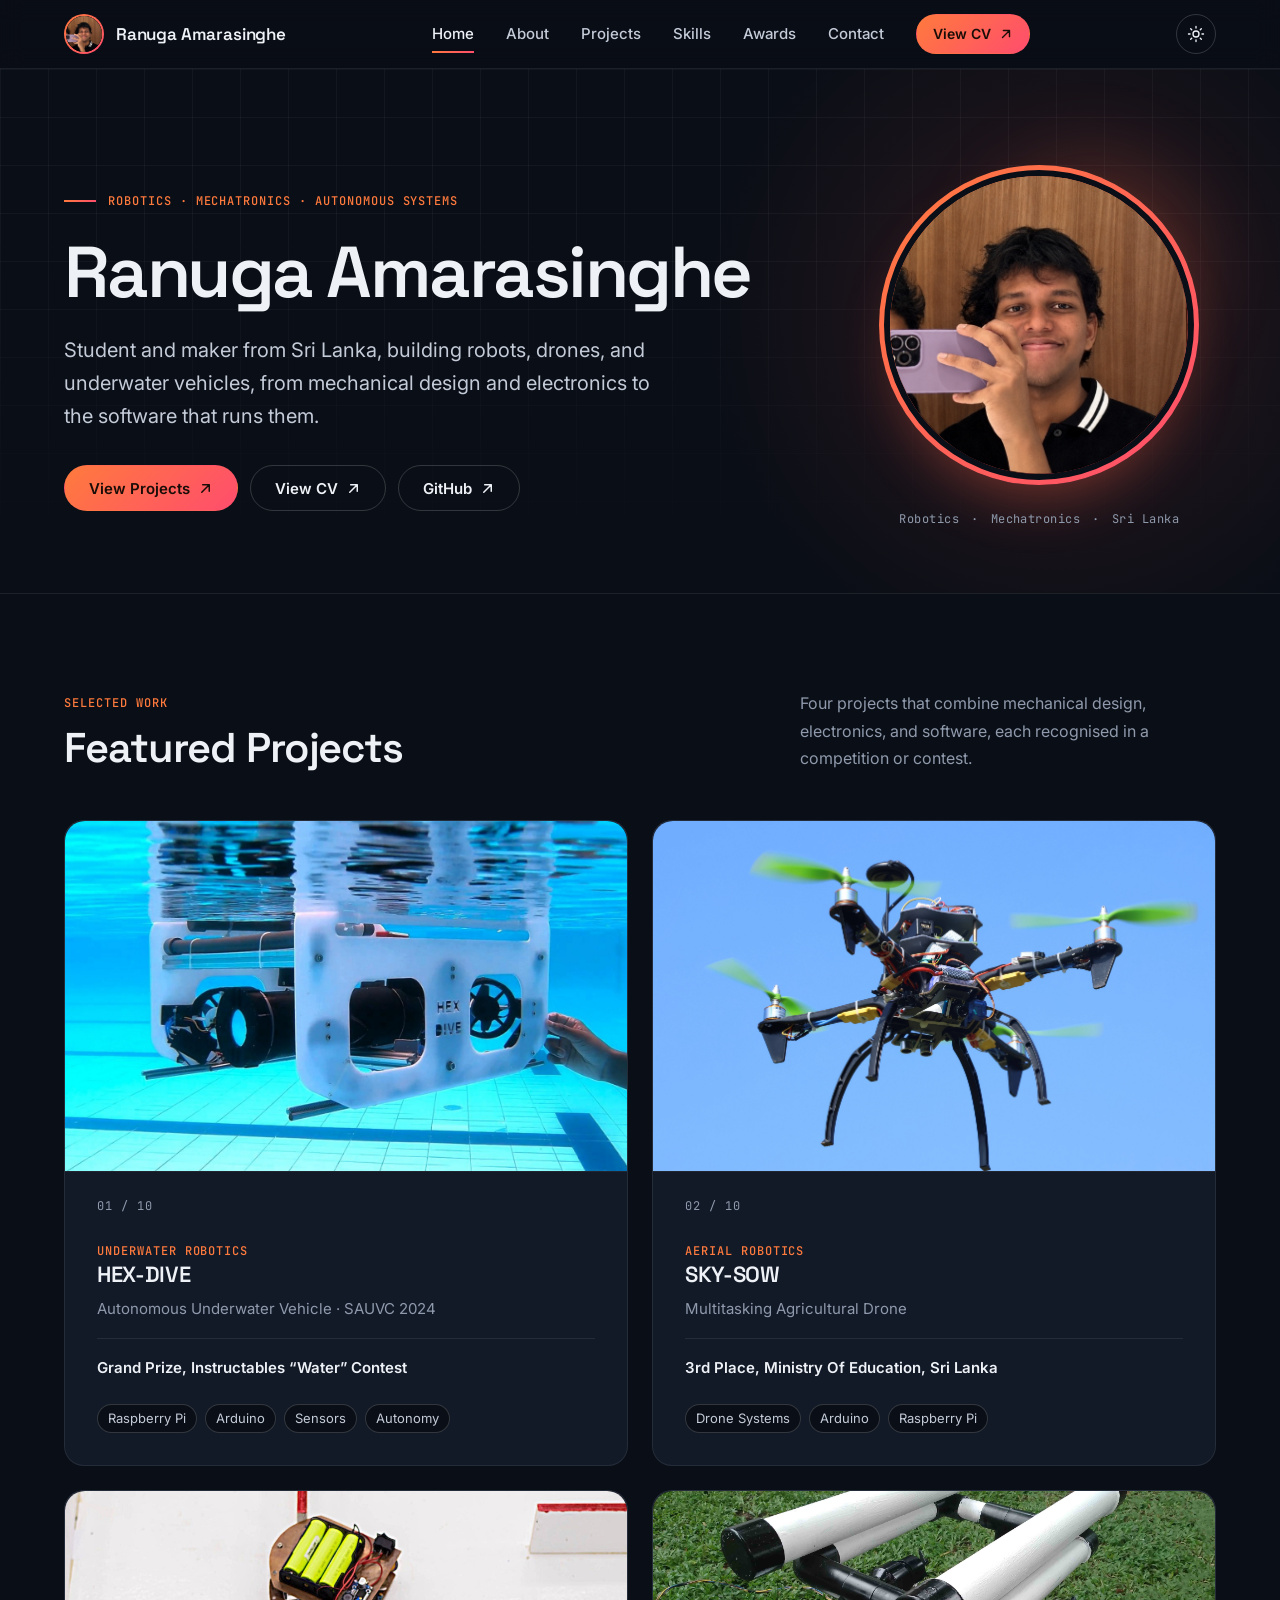
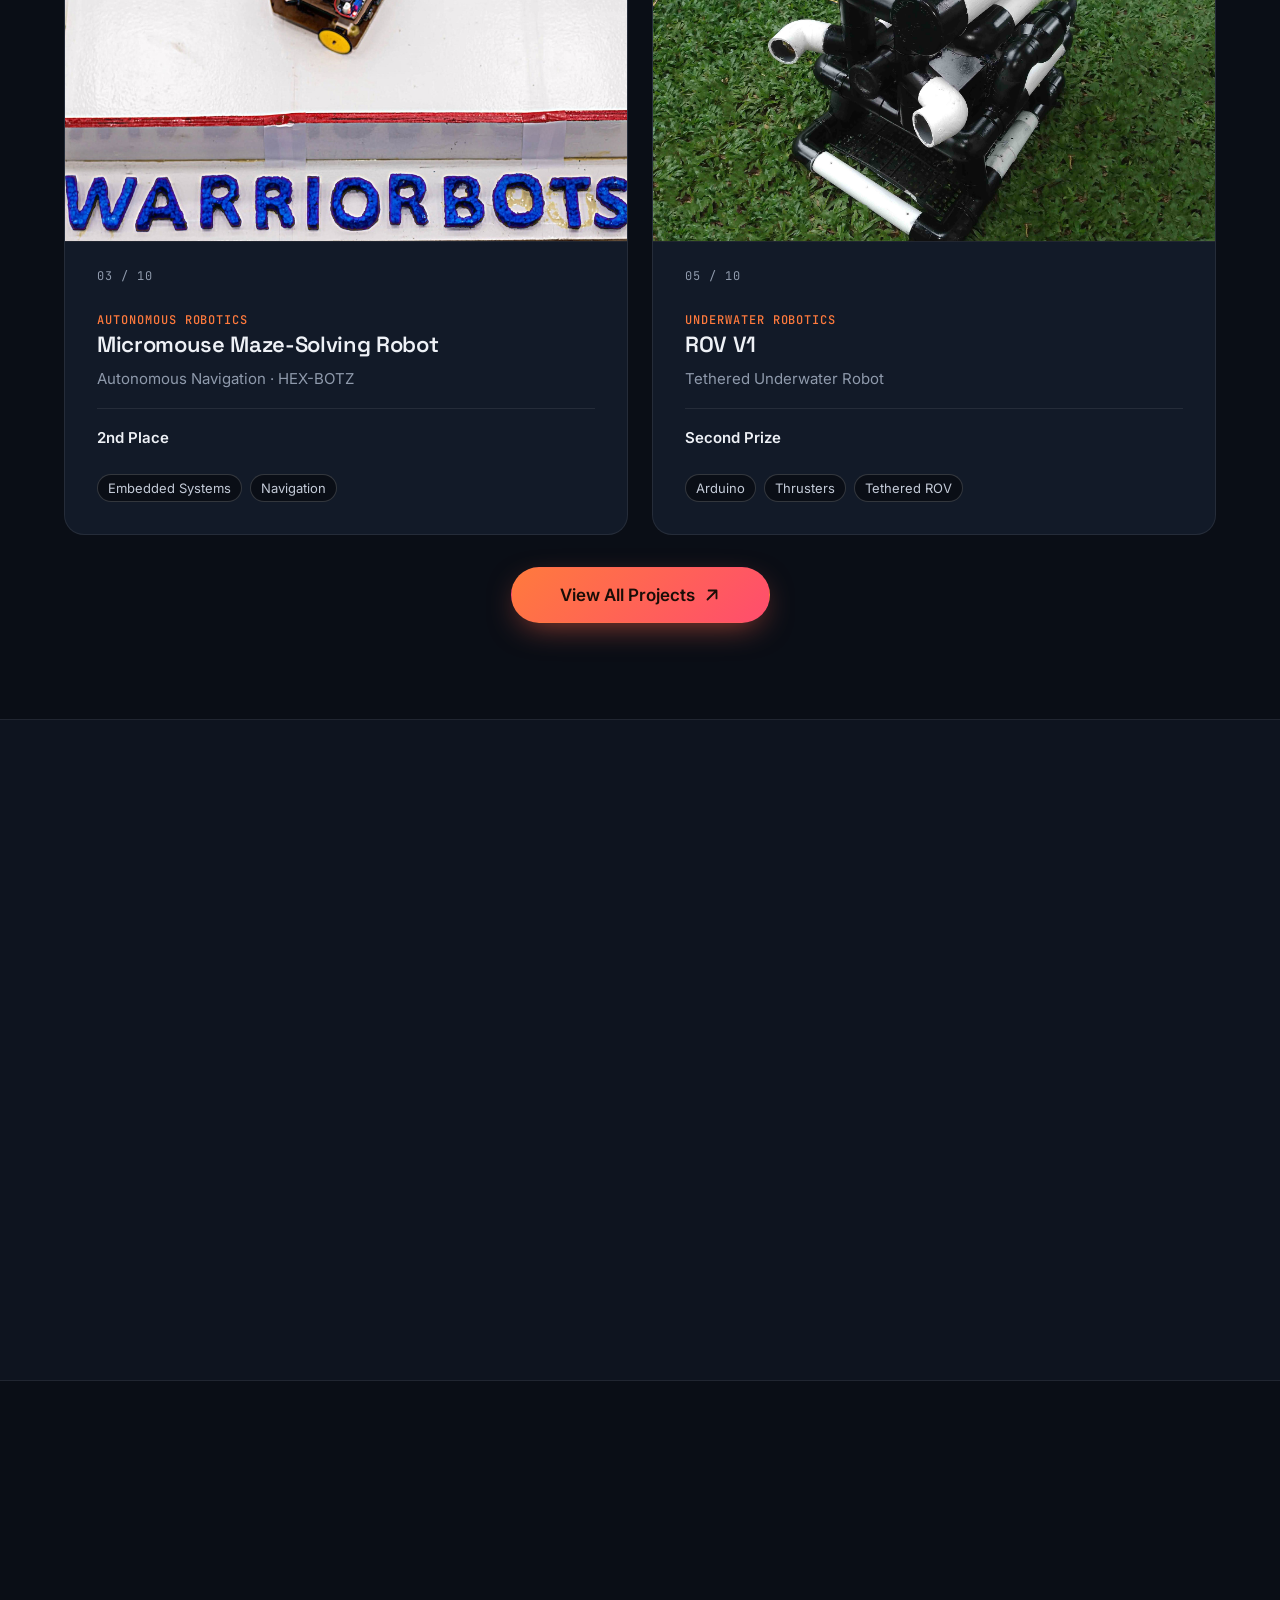
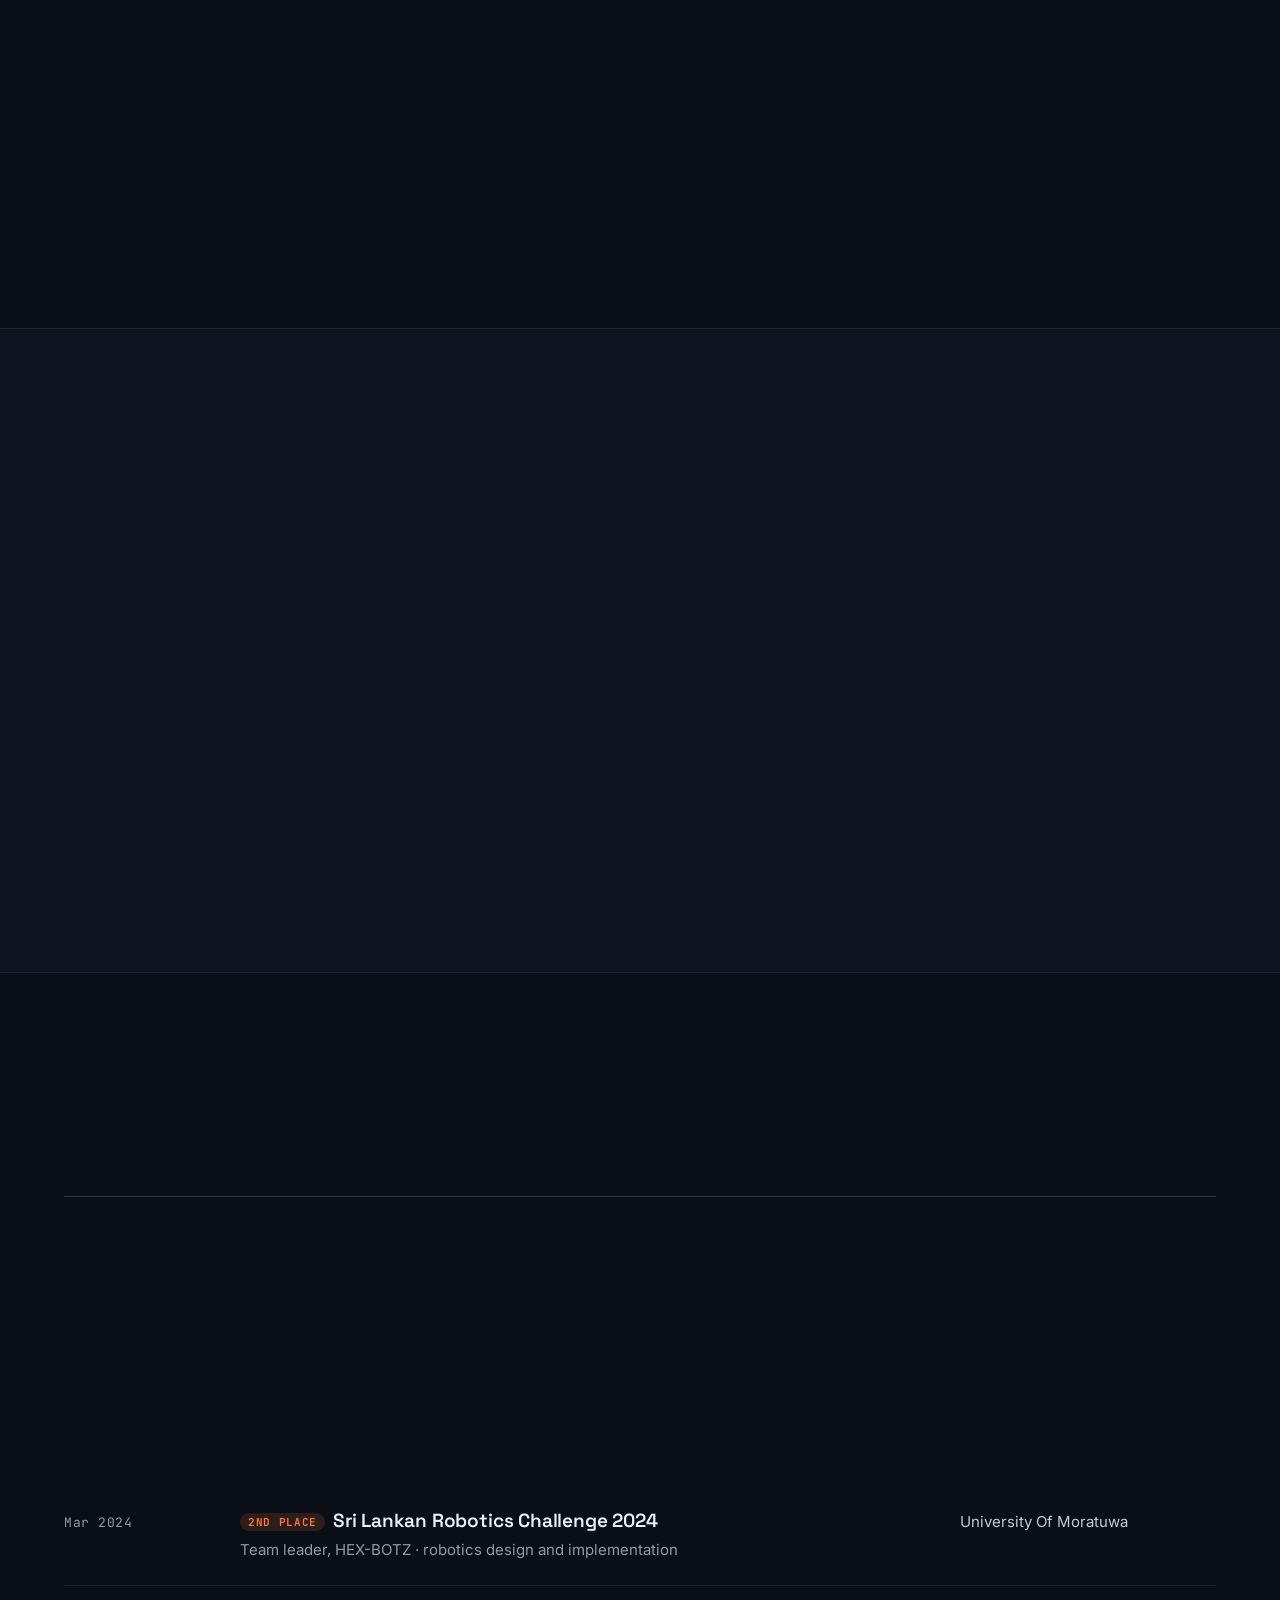
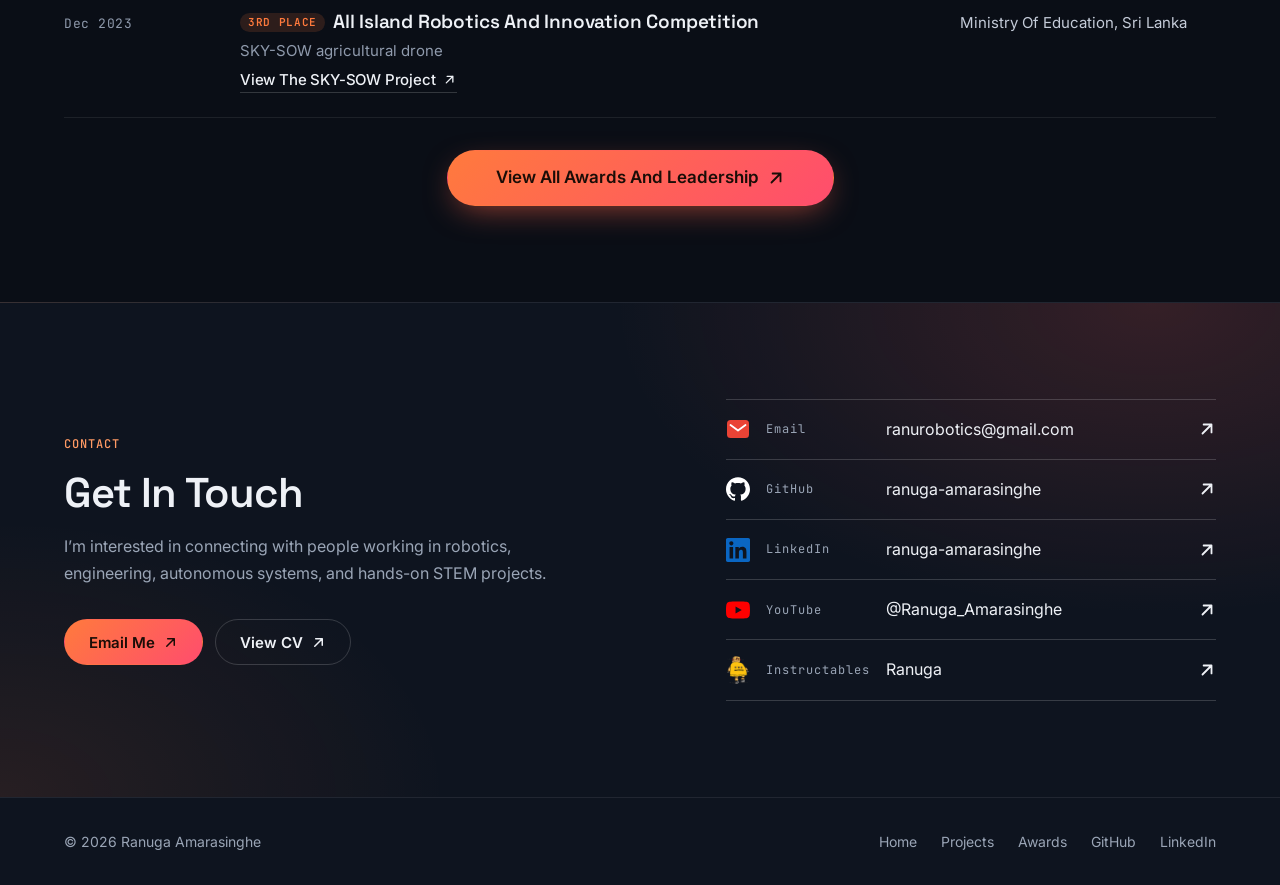
<file: index.html>
<!DOCTYPE html>
<html lang="en" data-theme="dark">
<head>
  <meta charset="utf-8">
  <meta name="viewport" content="width=device-width, initial-scale=1, viewport-fit=cover">
  <title>Ranuga Amarasinghe | Robotics and engineering portfolio</title>
  <meta name="description" content="Portfolio of Ranuga Amarasinghe, a student and maker in Sri Lanka working on robotics, mechatronics, autonomous systems, and engineering projects.">
  <meta name="theme-color" content="#0a0e16" id="themeColor">
  <link rel="canonical" href="https://ranuga-amarasinghe.github.io/index.html">
  <meta property="og:type" content="website">
  <meta property="og:title" content="Ranuga Amarasinghe | Robotics and engineering portfolio">
  <meta property="og:description" content="Portfolio of Ranuga Amarasinghe, a student and maker in Sri Lanka working on robotics, mechatronics, autonomous systems, and engineering projects.">
  <meta property="og:url" content="https://ranuga-amarasinghe.github.io/index.html">
  <meta property="og:image" content="https://ranuga-amarasinghe.github.io/assets/profile.jpg">
  <meta name="twitter:card" content="summary">
  <link rel="icon" href="favicon.svg" type="image/svg+xml">
  <link rel="preconnect" href="https://fonts.googleapis.com">
  <link rel="preconnect" href="https://fonts.gstatic.com" crossorigin>
  <link rel="stylesheet" href="https://fonts.googleapis.com/css2?family=Inter:wght@400;500;600&amp;family=JetBrains+Mono:wght@500;600&amp;family=Space+Grotesk:wght@500;600&amp;display=swap">
  <link rel="stylesheet" href="css/styles.css">
  <script>document.documentElement.classList.add('js');try{var t=localStorage.getItem('theme');if(t==='light'||t==='dark')document.documentElement.setAttribute('data-theme',t);}catch(e){}</script>
</head>
<body data-page="home">
  <a class="skip-link" href="#main">Skip to content</a>
<svg xmlns="http://www.w3.org/2000/svg" style="position:absolute;width:0;height:0;overflow:hidden" aria-hidden="true" focusable="false"><defs><symbol id="i-auv" viewBox="0 0 48 48"><rect x="5" y="17" width="32" height="13" rx="6.5"/><path d="M17 17l3-5h7l3 5M37 23.5h4M42 18v11"/><circle cx="14" cy="23.5" r="2"/><path d="M6 38c3-2 5 2 8 0s5 2 8 0 5 2 8 0 5 2 8 0"/></symbol><symbol id="i-quad" viewBox="0 0 48 48"><rect x="19" y="19" width="10" height="10" rx="2"/><path d="M19.5 19.5L13 13M28.5 19.5L35 13M19.5 28.5L13 35M28.5 28.5L35 35"/><circle cx="10" cy="10" r="4.5"/><circle cx="38" cy="10" r="4.5"/><circle cx="10" cy="38" r="4.5"/><circle cx="38" cy="38" r="4.5"/></symbol><symbol id="i-hex" viewBox="0 0 48 48"><circle cx="24" cy="24" r="4"/><path d="M28.0 24.0L36.5 24.0"/><circle cx="40.0" cy="24.0" r="3.5"/><path d="M26.0 27.5L30.2 34.8"/><circle cx="32.0" cy="37.9" r="3.5"/><path d="M22.0 27.5L17.8 34.8"/><circle cx="16.0" cy="37.9" r="3.5"/><path d="M20.0 24.0L11.5 24.0"/><circle cx="8.0" cy="24.0" r="3.5"/><path d="M22.0 20.5L17.7 13.2"/><circle cx="16.0" cy="10.1" r="3.5"/><path d="M26.0 20.5L30.2 13.2"/><circle cx="32.0" cy="10.1" r="3.5"/></symbol><symbol id="i-maze" viewBox="0 0 48 48"><rect x="7" y="7" width="34" height="34"/><path d="M7 17h18M33 17h8M17 25h16M17 25v8M25 33h16M25 33v-4"/><circle cx="12" cy="29" r="2.5"/></symbol><symbol id="i-rov" viewBox="0 0 48 48"><rect x="13" y="18" width="22" height="14" rx="3"/><circle cx="8" cy="25" r="3.5"/><circle cx="40" cy="25" r="3.5"/><circle cx="24" cy="12" r="3.5"/><path d="M11.5 25H13M35 25h1.5M24 15.5V18M24 32v12M24 8.5V4"/></symbol><symbol id="i-app" viewBox="0 0 48 48"><rect x="14" y="5" width="20" height="38" rx="3.5"/><path d="M20 38h8M17.5 19a9.5 9.5 0 0 1 13 0M20.5 23a5.5 5.5 0 0 1 7 0"/><circle cx="24" cy="27.5" r=".9" fill="currentColor"/></symbol><symbol id="i-plant" viewBox="0 0 48 48"><path d="M24 42V24M14 42h20M24 29c-9 0-12-6-12-13 8 0 12 5 12 13zM24 24c0-7 4-11 12-11 0 7-4 11-12 11z"/></symbol><symbol id="i-plane" viewBox="0 0 48 48"><path d="M24 5c2 0 3 2 3 5v10l16 9v4l-16-4v8l5 4v3l-8-2-8 2v-3l5-4v-8L5 33v-4l16-9V10c0-3 1-5 3-5z"/></symbol><symbol id="i-robot" viewBox="0 0 48 48"><rect x="12" y="16" width="24" height="18" rx="3"/><circle cx="19" cy="25" r="2.5"/><circle cx="29" cy="25" r="2.5"/><path d="M24 16V10M12 25H8M36 25h4M18 34v5M30 34v5"/><circle cx="24" cy="8" r="2"/></symbol><symbol id="i-gear" viewBox="0 0 48 48"><circle cx="24" cy="24" r="7"/><circle cx="24" cy="24" r="14"/><path d="M24 4v6M24 38v6M4 24h6M38 24h6M9.9 9.9l4.2 4.2M33.9 33.9l4.2 4.2M9.9 38.1l4.2-4.2M33.9 14.1l4.2-4.2"/></symbol><symbol id="i-chip" viewBox="0 0 48 48"><rect x="14" y="14" width="20" height="20" rx="2"/><rect x="20" y="20" width="8" height="8"/><path d="M19 14V7M24 14V7M29 14V7M19 34v7M24 34v7M29 34v7M14 19H7M14 24H7M14 29H7M34 19h7M34 24h7M34 29h7"/></symbol><symbol id="i-code" viewBox="0 0 48 48"><path d="M17 15L7 24l10 9M31 15l10 9-10 9M27 10l-6 28"/></symbol></defs></svg>  <header class="site-header">
    <nav class="nav container" aria-label="Main">
      <a class="brand" href="index.html" aria-label="Ranuga Amarasinghe, home"><img class="brand__photo" src="assets/profile.jpg" width="40" height="40" alt=""><span>Ranuga Amarasinghe</span></a>
      <div class="nav__actions">
        <button class="theme-toggle" id="themeToggle" type="button" aria-label="Switch to light theme" title="Switch theme">
          <svg class="i-sun" viewBox="0 0 24 24" aria-hidden="true"><circle cx="12" cy="12" r="4"/><path d="M12 2v2M12 20v2M4.9 4.9l1.4 1.4M17.7 17.7l1.4 1.4M2 12h2M20 12h2M4.9 19.1l1.4-1.4M17.7 6.3l1.4-1.4"/></svg>
          <svg class="i-moon" viewBox="0 0 24 24" aria-hidden="true"><path d="M21 12.8A9 9 0 1 1 11.2 3a7 7 0 0 0 9.8 9.8z"/></svg>
        </button>
        <button class="nav__toggle" id="navToggle" type="button" aria-expanded="false" aria-controls="navMenu"><span class="nav__toggle-icon" aria-hidden="true"></span><span class="nav__toggle-text">Menu</span></button>
      </div>
      <div class="nav__menu" id="navMenu">
        <div class="nav__links">
          <a class="nav__link" href="index.html" aria-current="page">Home</a>
          <a class="nav__link" href="index.html#about">About</a>
          <a class="nav__link" href="projects.html">Projects</a>
          <a class="nav__link" href="index.html#skills">Skills</a>
          <a class="nav__link" href="awards.html">Awards</a>
          <a class="nav__link" href="index.html#contact">Contact</a>
        </div>
        <a class="button button--primary" href="assets/cv.pdf" target="_blank" rel="noopener noreferrer">View CV <svg viewBox="0 0 16 16" aria-hidden="true"><path d="M4 12L12 4M5 4h7v7" fill="none" stroke="currentColor" stroke-width="1.6" stroke-linecap="round" stroke-linejoin="round"/></svg></a>
      </div>
    </nav>
  </header>

  <main id="main">
    <section class="hero" aria-labelledby="hero-title">
      <div class="container">
        <div class="hero__grid">
          <div>
            <p class="label hero__eyebrow">Robotics · Mechatronics · Autonomous systems</p>
            <h1 id="hero-title">Ranuga Amarasinghe</h1>
            <p class="hero__lead">Student and maker from Sri Lanka, building robots, drones, and underwater vehicles, from mechanical design and electronics to the software that runs them.</p>
            <div class="button-row">
              <a class="button button--primary" href="projects.html">View projects <svg viewBox="0 0 16 16" aria-hidden="true"><path d="M4 12L12 4M5 4h7v7" fill="none" stroke="currentColor" stroke-width="1.6" stroke-linecap="round" stroke-linejoin="round"/></svg></a>
              <a class="button button--secondary" href="assets/cv.pdf" target="_blank" rel="noopener noreferrer">View CV <svg viewBox="0 0 16 16" aria-hidden="true"><path d="M4 12L12 4M5 4h7v7" fill="none" stroke="currentColor" stroke-width="1.6" stroke-linecap="round" stroke-linejoin="round"/></svg></a>
              <a class="button button--secondary" href="https://github.com/ranuga-amarasinghe" target="_blank" rel="noopener noreferrer">GitHub <svg viewBox="0 0 16 16" aria-hidden="true"><path d="M4 12L12 4M5 4h7v7" fill="none" stroke="currentColor" stroke-width="1.6" stroke-linecap="round" stroke-linejoin="round"/></svg></a>
            </div>
          </div>
          <figure class="portrait">
            <div class="portrait__frame"><img src="assets/profile.jpg" width="403" height="403" alt="Portrait of Ranuga Amarasinghe" fetchpriority="high"></div>
            <figcaption><span>Robotics</span><span>Mechatronics</span><span>Sri Lanka</span></figcaption>
          </figure>
        </div>
        </div>
    </section>

    <section class="section" id="projects" aria-labelledby="projects-title" style="border-top:1px solid var(--line)">
      <div class="container">
        <div class="section-head reveal">
          <div><span class="label">Selected work</span><h2 id="projects-title">Featured projects</h2></div>
          <p>Four projects that combine mechanical design, electronics, and software, each recognised in a competition or contest.</p>
        </div>
        <div class="teaser-grid" id="featured-projects"><noscript><p>Please enable JavaScript to see the project list, or visit the <a href="projects.html">projects page</a>.</p></noscript></div>
        <div class="section-foot section-foot--cta"><a class="button button--primary button--lg" href="projects.html">View all projects <svg viewBox="0 0 16 16" aria-hidden="true"><path d="M4 12L12 4M5 4h7v7" fill="none" stroke="currentColor" stroke-width="1.6" stroke-linecap="round" stroke-linejoin="round"/></svg></a></div>
      </div>
    </section>

    <section class="section section--alt" id="about" aria-labelledby="about-title">
      <div class="container">
        <div class="about">
          <div class="about__text reveal">
            <span class="label">About</span>
            <h2 id="about-title" style="margin:var(--s-3) 0 var(--s-5)">Hello There!</h2>
            <p>I’m a student and maker from Sri Lanka with interests in robotics, embedded systems, mechanical design, and autonomous machines. I enjoy combining hardware and software to turn ideas into working projects.</p>
            <p>I like understanding how different parts of a system fit together, from mechanical design and electronics to control systems and software. This has led me to explore everything from underwater robots and aerial platforms to smaller embedded projects.</p>
            <p>Through team competitions and personal projects, I’ve gained hands-on experience in building, testing, troubleshooting, and improving prototypes. I’m always looking to learn new skills and document what I create. Outside engineering, I enjoy aerial photography and nature videography with my DJI Mini 4 Pro.</p>
          </div>
          <dl class="facts reveal">
            <div class="facts__row"><dt>Location</dt><dd>Sri Lanka</dd></div>
            <div class="facts__row"><dt>Age</dt><dd>18</dd></div>
            <div class="facts__row"><dt>School</dt><dd>Dharmapala College, Pannipitiya<span>English medium</span></dd></div>
            <div class="facts__row"><dt>Languages</dt><dd>English (professional), Sinhala (native)</dd></div>
          </dl>
        </div>
      </div>
    </section>

    <section class="section" aria-labelledby="focus-title">
      <div class="container">
        <div class="section-head reveal">
          <div><span class="label">Focus areas</span><h2 id="focus-title">What I work on</h2></div>
          <p>My interests sit where physical engineering meets software: circuits, structures, sensors, and motion.</p>
        </div>
        <div class="grid grid--4">
          <div class="card reveal"><span class="icon" aria-hidden="true"><svg viewBox="0 0 48 48"><use href="#i-robot"/></svg></span><h3>Robotics and autonomy</h3><p>Mobile robots, underwater vehicles, sensing, and control.</p></div>
          <div class="card reveal"><span class="icon" aria-hidden="true"><svg viewBox="0 0 48 48"><use href="#i-gear"/></svg></span><h3>Mechanical design</h3><p>CAD, prototyping, mechanisms, and 3D printing.</p></div>
          <div class="card reveal"><span class="icon" aria-hidden="true"><svg viewBox="0 0 48 48"><use href="#i-chip"/></svg></span><h3>Electronics and embedded systems</h3><p>Microcontrollers, sensors, integration, and debugging.</p></div>
          <div class="card reveal"><span class="icon" aria-hidden="true"><svg viewBox="0 0 48 48"><use href="#i-code"/></svg></span><h3>Software</h3><p>Programming, computer vision, and practical applications.</p></div>
        </div>
      </div>
    </section>

    <section class="section section--alt" id="skills" aria-labelledby="skills-title">
      <div class="container">
        <div class="section-head reveal">
          <div><span class="label">Toolkit</span><h2 id="skills-title">Tools and skills</h2></div>
          <p>A cross-disciplinary toolkit for prototyping physical systems and writing the software that supports them.</p>
        </div>
        <div class="grid grid--3">
          <div class="skill reveal"><h3>Programming</h3><ul class="chips" aria-label="Technologies"><li class="chip">Python</li><li class="chip">C++</li><li class="chip">Dart</li><li class="chip">HTML</li><li class="chip">PHP</li></ul></div>
          <div class="skill reveal"><h3>App development</h3><ul class="chips" aria-label="Technologies"><li class="chip">Flutter</li><li class="chip">Android</li></ul></div>
          <div class="skill reveal"><h3>CAD and 3D design</h3><ul class="chips" aria-label="Technologies"><li class="chip">Autodesk Fusion 360</li><li class="chip">SOLIDWORKS</li><li class="chip">3D printing</li></ul></div>
          <div class="skill reveal"><h3>Electronics and prototyping</h3><ul class="chips" aria-label="Technologies"><li class="chip">Arduino</li><li class="chip">Raspberry Pi</li><li class="chip">PCB design</li><li class="chip">Sensors</li></ul></div>
          <div class="skill reveal"><h3>Development tools</h3><ul class="chips" aria-label="Technologies"><li class="chip">Arduino IDE</li><li class="chip">Android Studio</li><li class="chip">VS Code</li><li class="chip">Git</li></ul></div>
          <div class="skill reveal"><h3>Engineering practice</h3><ul class="chips" aria-label="Technologies"><li class="chip">Mechanical assembly</li><li class="chip">System integration</li><li class="chip">Testing</li><li class="chip">Troubleshooting</li></ul></div>
        </div>
      </div>
    </section>

    <section class="section" aria-labelledby="awards-title">
      <div class="container">
        <div class="section-head reveal">
          <div><span class="label">Recognition</span><h2 id="awards-title">Recent awards</h2></div>
          <p>Results from robotics, engineering, and science competitions.</p>
        </div>
        <ol class="timeline" id="recent-awards"></ol>
        <div class="section-foot section-foot--cta"><a class="button button--primary button--lg" href="awards.html">View all awards and leadership <svg viewBox="0 0 16 16" aria-hidden="true"><path d="M4 12L12 4M5 4h7v7" fill="none" stroke="currentColor" stroke-width="1.6" stroke-linecap="round" stroke-linejoin="round"/></svg></a></div>
      </div>
    </section>

    <section class="contact" id="contact" aria-labelledby="contact-title">
      <div class="container contact__grid">
        <div class="reveal">
          <span class="label">Contact</span>
          <h2 id="contact-title">Get in touch</h2>
          <p>I’m interested in connecting with people working in robotics, engineering, autonomous systems, and hands-on STEM projects.</p>
          <div class="button-row">
            <a class="button button--light" href="mailto:ranurobotics@gmail.com">Email me <svg viewBox="0 0 16 16" aria-hidden="true"><path d="M4 12L12 4M5 4h7v7" fill="none" stroke="currentColor" stroke-width="1.6" stroke-linecap="round" stroke-linejoin="round"/></svg></a>
            <a class="button button--ghost-light" href="assets/cv.pdf" target="_blank" rel="noopener noreferrer">View CV <svg viewBox="0 0 16 16" aria-hidden="true"><path d="M4 12L12 4M5 4h7v7" fill="none" stroke="currentColor" stroke-width="1.6" stroke-linecap="round" stroke-linejoin="round"/></svg></a>
          </div>
        </div>
                        <div class="contact__list reveal">
          <a class="contact__item" href="mailto:ranurobotics@gmail.com"><svg class="contact__ico" viewBox="0 0 24 24" aria-hidden="true"><rect x="1" y="3" width="22" height="18" rx="3.5" fill="#EA4335"/><path d="m4.5 8 7.5 5.5L19.5 8" fill="none" stroke="#fff" stroke-width="1.8" stroke-linecap="round" stroke-linejoin="round"/></svg><span class="contact__name">Email</span><span class="contact__val">ranurobotics@gmail.com</span><svg class="contact__arrow" viewBox="0 0 16 16" aria-hidden="true"><path d="M4 12L12 4M5 4h7v7" fill="none" stroke="currentColor" stroke-width="1.6" stroke-linecap="round" stroke-linejoin="round"/></svg></a>
          <a class="contact__item" href="https://github.com/ranuga-amarasinghe" target="_blank" rel="noopener noreferrer"><svg class="contact__ico" viewBox="0 0 24 24" aria-hidden="true" style="color:#ffffff"><g fill="currentColor"><path d="M12 .297c-6.63 0-12 5.373-12 12 0 5.303 3.438 9.8 8.205 11.385.6.113.82-.258.82-.577 0-.285-.01-1.04-.015-2.04-3.338.724-4.042-1.61-4.042-1.61C4.422 18.07 3.633 17.7 3.633 17.7c-1.087-.744.084-.729.084-.729 1.205.084 1.838 1.236 1.838 1.236 1.07 1.835 2.809 1.305 3.495.998.108-.776.417-1.305.76-1.605-2.665-.3-5.466-1.332-5.466-5.93 0-1.31.465-2.38 1.235-3.22-.135-.303-.54-1.523.105-3.176 0 0 1.005-.322 3.3 1.23.96-.267 1.98-.399 3-.405 1.02.006 2.04.138 3 .405 2.28-1.552 3.285-1.23 3.285-1.23.645 1.653.24 2.873.12 3.176.765.84 1.23 1.91 1.23 3.22 0 4.61-2.805 5.625-5.475 5.92.42.36.81 1.096.81 2.22 0 1.606-.015 2.896-.015 3.286 0 .315.21.69.825.57C20.565 22.092 24 17.592 24 12.297c0-6.627-5.373-12-12-12"/></g></svg><span class="contact__name">GitHub</span><span class="contact__val">ranuga-amarasinghe</span><svg class="contact__arrow" viewBox="0 0 16 16" aria-hidden="true"><path d="M4 12L12 4M5 4h7v7" fill="none" stroke="currentColor" stroke-width="1.6" stroke-linecap="round" stroke-linejoin="round"/></svg></a>
          <a class="contact__item" href="https://www.linkedin.com/in/ranuga-amarasinghe/" target="_blank" rel="noopener noreferrer"><svg class="contact__ico" viewBox="0 0 24 24" aria-hidden="true" style="color:#0A66C2"><g fill="currentColor"><path d="M20.447 20.452h-3.554v-5.569c0-1.328-.027-3.037-1.852-3.037-1.853 0-2.136 1.445-2.136 2.939v5.667H9.351V9h3.414v1.561h.046c.477-.9 1.637-1.85 3.37-1.85 3.601 0 4.267 2.37 4.267 5.455v6.286zM5.337 7.433c-1.144 0-2.063-.926-2.063-2.065 0-1.138.92-2.063 2.063-2.063 1.14 0 2.064.925 2.064 2.063 0 1.139-.925 2.065-2.064 2.065zm1.782 13.019H3.555V9h3.564v11.452zM22.225 0H1.771C.792 0 0 .774 0 1.729v20.542C0 23.227.792 24 1.771 24h20.451C23.2 24 24 23.227 24 22.271V1.729C24 .774 23.2 0 22.222 0h.003z"/></g></svg><span class="contact__name">LinkedIn</span><span class="contact__val">ranuga-amarasinghe</span><svg class="contact__arrow" viewBox="0 0 16 16" aria-hidden="true"><path d="M4 12L12 4M5 4h7v7" fill="none" stroke="currentColor" stroke-width="1.6" stroke-linecap="round" stroke-linejoin="round"/></svg></a>
          <a class="contact__item" href="https://www.youtube.com/@Ranuga_Amarasinghe" target="_blank" rel="noopener noreferrer"><svg class="contact__ico" viewBox="0 0 24 24" aria-hidden="true" style="color:#FF0000"><g fill="currentColor"><path d="M23.498 6.186a3.016 3.016 0 0 0-2.122-2.136C19.505 3.545 12 3.545 12 3.545s-7.505 0-9.377.505A3.017 3.017 0 0 0 .502 6.186C0 8.07 0 12 0 12s0 3.93.502 5.814a3.016 3.016 0 0 0 2.122 2.136c1.871.505 9.376.505 9.376.505s7.505 0 9.377-.505a3.015 3.015 0 0 0 2.122-2.136C24 15.93 24 12 24 12s0-3.93-.502-5.814zM9.545 15.568V8.432L15.818 12l-6.273 3.568z"/></g></svg><span class="contact__name">YouTube</span><span class="contact__val">@Ranuga_Amarasinghe</span><svg class="contact__arrow" viewBox="0 0 16 16" aria-hidden="true"><path d="M4 12L12 4M5 4h7v7" fill="none" stroke="currentColor" stroke-width="1.6" stroke-linecap="round" stroke-linejoin="round"/></svg></a>
          <a class="contact__item" href="https://www.instructables.com/member/Ranuga" target="_blank" rel="noopener noreferrer"><img class="contact__ico contact__ico--img" src="assets/icons/instructables.png" width="24" height="24" alt="" loading="lazy"><span class="contact__name">Instructables</span><span class="contact__val">Ranuga</span><svg class="contact__arrow" viewBox="0 0 16 16" aria-hidden="true"><path d="M4 12L12 4M5 4h7v7" fill="none" stroke="currentColor" stroke-width="1.6" stroke-linecap="round" stroke-linejoin="round"/></svg></a>
        </div>
      </div>
    </section>
  </main>

  <footer class="site-footer">
    <div class="container">
      <span>© <span id="year">2026</span> Ranuga Amarasinghe</span>
      <nav aria-label="Footer">
        <a href="index.html">Home</a>
        <a href="projects.html">Projects</a>
        <a href="awards.html">Awards</a>
        <a href="https://github.com/ranuga-amarasinghe" target="_blank" rel="noopener noreferrer">GitHub</a>
        <a href="https://www.linkedin.com/in/ranuga-amarasinghe/" target="_blank" rel="noopener noreferrer">LinkedIn</a>
      </nav>
    </div>
  </footer>
  <script src="data/content.js"></script>
  <script src="js/icons.js"></script>
  <script src="js/render.js"></script>
  <script src="js/main.js" defer></script>
</body>
</html>
</file>
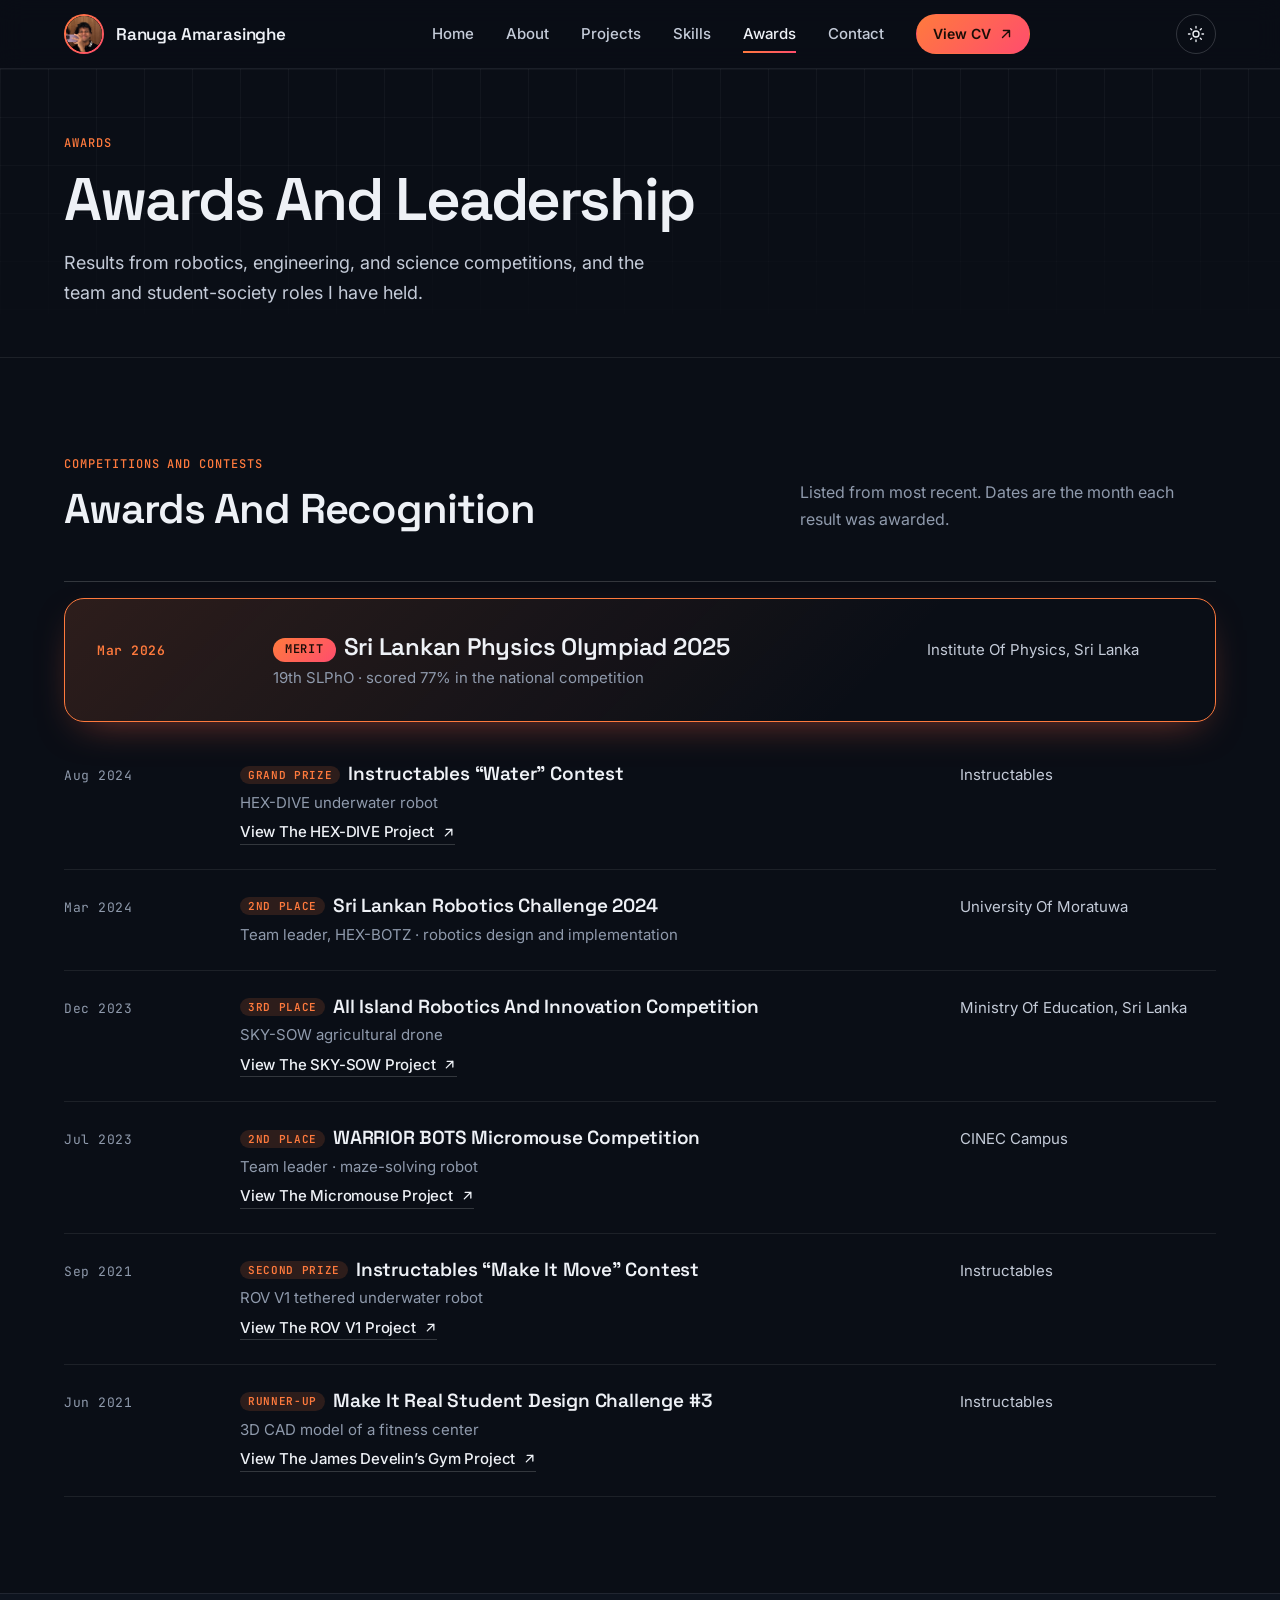
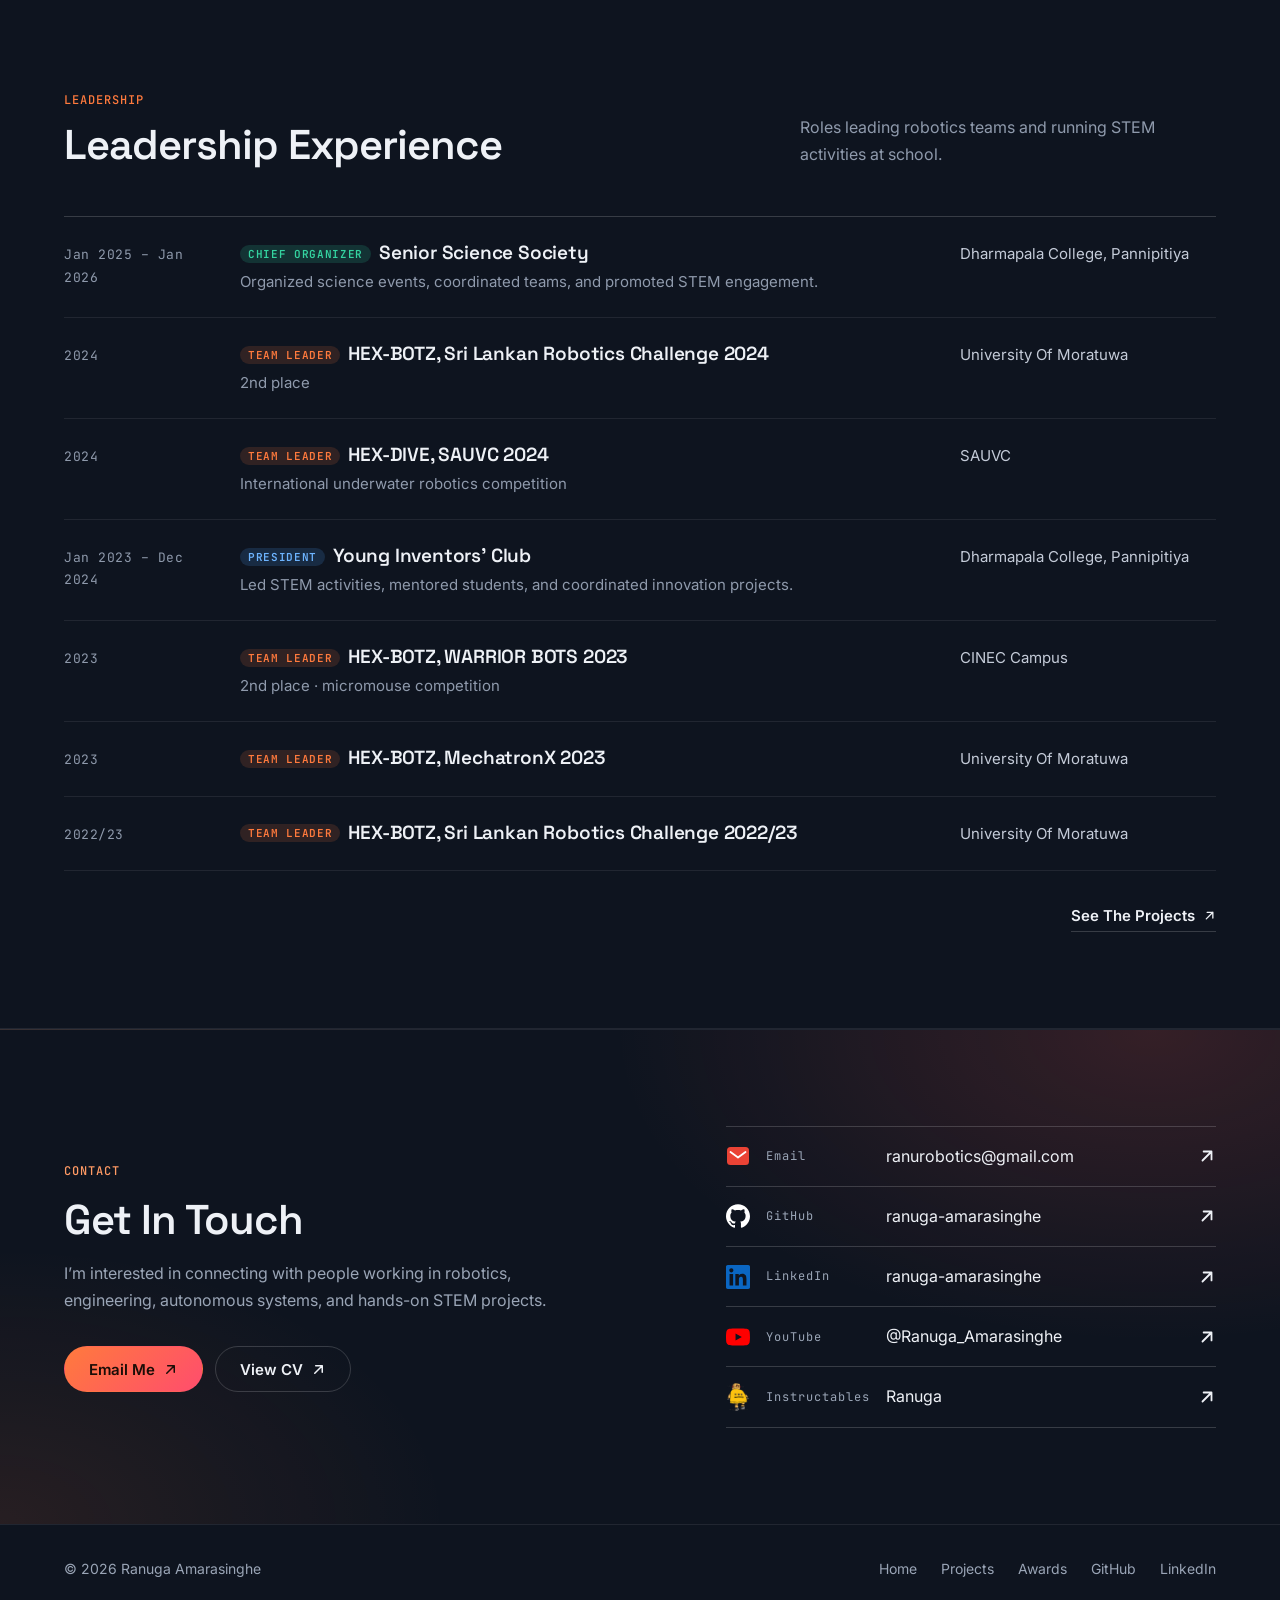
<file: awards.html>
<!DOCTYPE html>
<html lang="en" data-theme="dark">
<head>
  <meta charset="utf-8">
  <meta name="viewport" content="width=device-width, initial-scale=1, viewport-fit=cover">
  <title>Awards and leadership | Ranuga Amarasinghe</title>
  <meta name="description" content="Competition awards, recognitions, and leadership roles of Ranuga Amarasinghe in robotics, engineering, and science.">
  <meta name="theme-color" content="#0a0e16" id="themeColor">
  <link rel="canonical" href="https://ranuga-amarasinghe.github.io/awards.html">
  <meta property="og:type" content="website">
  <meta property="og:title" content="Awards and leadership | Ranuga Amarasinghe">
  <meta property="og:description" content="Competition awards, recognitions, and leadership roles of Ranuga Amarasinghe in robotics, engineering, and science.">
  <meta property="og:url" content="https://ranuga-amarasinghe.github.io/awards.html">
  <meta property="og:image" content="https://ranuga-amarasinghe.github.io/assets/profile.jpg">
  <meta name="twitter:card" content="summary">
  <link rel="icon" href="favicon.svg" type="image/svg+xml">
  <link rel="preconnect" href="https://fonts.googleapis.com">
  <link rel="preconnect" href="https://fonts.gstatic.com" crossorigin>
  <link rel="stylesheet" href="https://fonts.googleapis.com/css2?family=Inter:wght@400;500;600&amp;family=JetBrains+Mono:wght@500;600&amp;family=Space+Grotesk:wght@500;600&amp;display=swap">
  <link rel="stylesheet" href="css/styles.css">
  <script>document.documentElement.classList.add('js');try{var t=localStorage.getItem('theme');if(t==='light'||t==='dark')document.documentElement.setAttribute('data-theme',t);}catch(e){}</script>
</head>
<body data-page="awards">
  <a class="skip-link" href="#main">Skip to content</a>
<svg xmlns="http://www.w3.org/2000/svg" style="position:absolute;width:0;height:0;overflow:hidden" aria-hidden="true" focusable="false"><defs><symbol id="i-auv" viewBox="0 0 48 48"><rect x="5" y="17" width="32" height="13" rx="6.5"/><path d="M17 17l3-5h7l3 5M37 23.5h4M42 18v11"/><circle cx="14" cy="23.5" r="2"/><path d="M6 38c3-2 5 2 8 0s5 2 8 0 5 2 8 0 5 2 8 0"/></symbol><symbol id="i-quad" viewBox="0 0 48 48"><rect x="19" y="19" width="10" height="10" rx="2"/><path d="M19.5 19.5L13 13M28.5 19.5L35 13M19.5 28.5L13 35M28.5 28.5L35 35"/><circle cx="10" cy="10" r="4.5"/><circle cx="38" cy="10" r="4.5"/><circle cx="10" cy="38" r="4.5"/><circle cx="38" cy="38" r="4.5"/></symbol><symbol id="i-hex" viewBox="0 0 48 48"><circle cx="24" cy="24" r="4"/><path d="M28.0 24.0L36.5 24.0"/><circle cx="40.0" cy="24.0" r="3.5"/><path d="M26.0 27.5L30.2 34.8"/><circle cx="32.0" cy="37.9" r="3.5"/><path d="M22.0 27.5L17.8 34.8"/><circle cx="16.0" cy="37.9" r="3.5"/><path d="M20.0 24.0L11.5 24.0"/><circle cx="8.0" cy="24.0" r="3.5"/><path d="M22.0 20.5L17.7 13.2"/><circle cx="16.0" cy="10.1" r="3.5"/><path d="M26.0 20.5L30.2 13.2"/><circle cx="32.0" cy="10.1" r="3.5"/></symbol><symbol id="i-maze" viewBox="0 0 48 48"><rect x="7" y="7" width="34" height="34"/><path d="M7 17h18M33 17h8M17 25h16M17 25v8M25 33h16M25 33v-4"/><circle cx="12" cy="29" r="2.5"/></symbol><symbol id="i-rov" viewBox="0 0 48 48"><rect x="13" y="18" width="22" height="14" rx="3"/><circle cx="8" cy="25" r="3.5"/><circle cx="40" cy="25" r="3.5"/><circle cx="24" cy="12" r="3.5"/><path d="M11.5 25H13M35 25h1.5M24 15.5V18M24 32v12M24 8.5V4"/></symbol><symbol id="i-app" viewBox="0 0 48 48"><rect x="14" y="5" width="20" height="38" rx="3.5"/><path d="M20 38h8M17.5 19a9.5 9.5 0 0 1 13 0M20.5 23a5.5 5.5 0 0 1 7 0"/><circle cx="24" cy="27.5" r=".9" fill="currentColor"/></symbol><symbol id="i-plant" viewBox="0 0 48 48"><path d="M24 42V24M14 42h20M24 29c-9 0-12-6-12-13 8 0 12 5 12 13zM24 24c0-7 4-11 12-11 0 7-4 11-12 11z"/></symbol><symbol id="i-plane" viewBox="0 0 48 48"><path d="M24 5c2 0 3 2 3 5v10l16 9v4l-16-4v8l5 4v3l-8-2-8 2v-3l5-4v-8L5 33v-4l16-9V10c0-3 1-5 3-5z"/></symbol><symbol id="i-robot" viewBox="0 0 48 48"><rect x="12" y="16" width="24" height="18" rx="3"/><circle cx="19" cy="25" r="2.5"/><circle cx="29" cy="25" r="2.5"/><path d="M24 16V10M12 25H8M36 25h4M18 34v5M30 34v5"/><circle cx="24" cy="8" r="2"/></symbol><symbol id="i-gear" viewBox="0 0 48 48"><circle cx="24" cy="24" r="7"/><circle cx="24" cy="24" r="14"/><path d="M24 4v6M24 38v6M4 24h6M38 24h6M9.9 9.9l4.2 4.2M33.9 33.9l4.2 4.2M9.9 38.1l4.2-4.2M33.9 14.1l4.2-4.2"/></symbol><symbol id="i-chip" viewBox="0 0 48 48"><rect x="14" y="14" width="20" height="20" rx="2"/><rect x="20" y="20" width="8" height="8"/><path d="M19 14V7M24 14V7M29 14V7M19 34v7M24 34v7M29 34v7M14 19H7M14 24H7M14 29H7M34 19h7M34 24h7M34 29h7"/></symbol><symbol id="i-code" viewBox="0 0 48 48"><path d="M17 15L7 24l10 9M31 15l10 9-10 9M27 10l-6 28"/></symbol></defs></svg>  <header class="site-header">
    <nav class="nav container" aria-label="Main">
      <a class="brand" href="index.html" aria-label="Ranuga Amarasinghe, home"><img class="brand__photo" src="assets/profile.jpg" width="40" height="40" alt=""><span>Ranuga Amarasinghe</span></a>
      <div class="nav__actions">
        <button class="theme-toggle" id="themeToggle" type="button" aria-label="Switch to light theme" title="Switch theme">
          <svg class="i-sun" viewBox="0 0 24 24" aria-hidden="true"><circle cx="12" cy="12" r="4"/><path d="M12 2v2M12 20v2M4.9 4.9l1.4 1.4M17.7 17.7l1.4 1.4M2 12h2M20 12h2M4.9 19.1l1.4-1.4M17.7 6.3l1.4-1.4"/></svg>
          <svg class="i-moon" viewBox="0 0 24 24" aria-hidden="true"><path d="M21 12.8A9 9 0 1 1 11.2 3a7 7 0 0 0 9.8 9.8z"/></svg>
        </button>
        <button class="nav__toggle" id="navToggle" type="button" aria-expanded="false" aria-controls="navMenu"><span class="nav__toggle-icon" aria-hidden="true"></span><span class="nav__toggle-text">Menu</span></button>
      </div>
      <div class="nav__menu" id="navMenu">
        <div class="nav__links">
          <a class="nav__link" href="index.html">Home</a>
          <a class="nav__link" href="index.html#about">About</a>
          <a class="nav__link" href="projects.html">Projects</a>
          <a class="nav__link" href="index.html#skills">Skills</a>
          <a class="nav__link" href="awards.html" aria-current="page">Awards</a>
          <a class="nav__link" href="index.html#contact">Contact</a>
        </div>
        <a class="button button--primary" href="assets/cv.pdf" target="_blank" rel="noopener noreferrer">View CV <svg viewBox="0 0 16 16" aria-hidden="true"><path d="M4 12L12 4M5 4h7v7" fill="none" stroke="currentColor" stroke-width="1.6" stroke-linecap="round" stroke-linejoin="round"/></svg></a>
      </div>
    </nav>
  </header>

  <main id="main">
    <header class="page-head">
      <div class="container">
        <span class="label">Awards</span>
        <h1>Awards and leadership</h1>
        <p>Results from robotics, engineering, and science competitions, and the team and student-society roles I have held.</p>
      </div>
    </header>

    <section class="section" aria-labelledby="awards-title">
      <div class="container">
        <div class="section-head reveal">
          <div><span class="label">Competitions and contests</span><h2 id="awards-title">Awards and recognition</h2></div>
          <p>Listed from most recent. Dates are the month each result was awarded.</p>
        </div>
        <ol class="timeline" id="awards-list"></ol>
      </div>
    </section>

    <section class="section section--alt" aria-labelledby="lead-title">
      <div class="container">
        <div class="section-head reveal">
          <div><span class="label">Leadership</span><h2 id="lead-title">Leadership experience</h2></div>
          <p>Roles leading robotics teams and running STEM activities at school.</p>
        </div>
        <ol class="timeline" id="leadership-list"></ol>
        <div class="section-foot"><a class="text-link" href="projects.html">See the projects <svg viewBox="0 0 16 16" aria-hidden="true"><path d="M4 12L12 4M5 4h7v7" fill="none" stroke="currentColor" stroke-width="1.6" stroke-linecap="round" stroke-linejoin="round"/></svg></a></div>
      </div>
    </section>

    <section class="contact" id="contact" aria-labelledby="contact-title">
      <div class="container contact__grid">
        <div class="reveal">
          <span class="label">Contact</span>
          <h2 id="contact-title">Get in touch</h2>
          <p>I’m interested in connecting with people working in robotics, engineering, autonomous systems, and hands-on STEM projects.</p>
          <div class="button-row">
            <a class="button button--light" href="mailto:ranurobotics@gmail.com">Email me <svg viewBox="0 0 16 16" aria-hidden="true"><path d="M4 12L12 4M5 4h7v7" fill="none" stroke="currentColor" stroke-width="1.6" stroke-linecap="round" stroke-linejoin="round"/></svg></a>
            <a class="button button--ghost-light" href="assets/cv.pdf" target="_blank" rel="noopener noreferrer">View CV <svg viewBox="0 0 16 16" aria-hidden="true"><path d="M4 12L12 4M5 4h7v7" fill="none" stroke="currentColor" stroke-width="1.6" stroke-linecap="round" stroke-linejoin="round"/></svg></a>
          </div>
        </div>
                        <div class="contact__list reveal">
          <a class="contact__item" href="mailto:ranurobotics@gmail.com"><svg class="contact__ico" viewBox="0 0 24 24" aria-hidden="true"><rect x="1" y="3" width="22" height="18" rx="3.5" fill="#EA4335"/><path d="m4.5 8 7.5 5.5L19.5 8" fill="none" stroke="#fff" stroke-width="1.8" stroke-linecap="round" stroke-linejoin="round"/></svg><span class="contact__name">Email</span><span class="contact__val">ranurobotics@gmail.com</span><svg class="contact__arrow" viewBox="0 0 16 16" aria-hidden="true"><path d="M4 12L12 4M5 4h7v7" fill="none" stroke="currentColor" stroke-width="1.6" stroke-linecap="round" stroke-linejoin="round"/></svg></a>
          <a class="contact__item" href="https://github.com/ranuga-amarasinghe" target="_blank" rel="noopener noreferrer"><svg class="contact__ico" viewBox="0 0 24 24" aria-hidden="true" style="color:#ffffff"><g fill="currentColor"><path d="M12 .297c-6.63 0-12 5.373-12 12 0 5.303 3.438 9.8 8.205 11.385.6.113.82-.258.82-.577 0-.285-.01-1.04-.015-2.04-3.338.724-4.042-1.61-4.042-1.61C4.422 18.07 3.633 17.7 3.633 17.7c-1.087-.744.084-.729.084-.729 1.205.084 1.838 1.236 1.838 1.236 1.07 1.835 2.809 1.305 3.495.998.108-.776.417-1.305.76-1.605-2.665-.3-5.466-1.332-5.466-5.93 0-1.31.465-2.38 1.235-3.22-.135-.303-.54-1.523.105-3.176 0 0 1.005-.322 3.3 1.23.96-.267 1.98-.399 3-.405 1.02.006 2.04.138 3 .405 2.28-1.552 3.285-1.23 3.285-1.23.645 1.653.24 2.873.12 3.176.765.84 1.23 1.91 1.23 3.22 0 4.61-2.805 5.625-5.475 5.92.42.36.81 1.096.81 2.22 0 1.606-.015 2.896-.015 3.286 0 .315.21.69.825.57C20.565 22.092 24 17.592 24 12.297c0-6.627-5.373-12-12-12"/></g></svg><span class="contact__name">GitHub</span><span class="contact__val">ranuga-amarasinghe</span><svg class="contact__arrow" viewBox="0 0 16 16" aria-hidden="true"><path d="M4 12L12 4M5 4h7v7" fill="none" stroke="currentColor" stroke-width="1.6" stroke-linecap="round" stroke-linejoin="round"/></svg></a>
          <a class="contact__item" href="https://www.linkedin.com/in/ranuga-amarasinghe/" target="_blank" rel="noopener noreferrer"><svg class="contact__ico" viewBox="0 0 24 24" aria-hidden="true" style="color:#0A66C2"><g fill="currentColor"><path d="M20.447 20.452h-3.554v-5.569c0-1.328-.027-3.037-1.852-3.037-1.853 0-2.136 1.445-2.136 2.939v5.667H9.351V9h3.414v1.561h.046c.477-.9 1.637-1.85 3.37-1.85 3.601 0 4.267 2.37 4.267 5.455v6.286zM5.337 7.433c-1.144 0-2.063-.926-2.063-2.065 0-1.138.92-2.063 2.063-2.063 1.14 0 2.064.925 2.064 2.063 0 1.139-.925 2.065-2.064 2.065zm1.782 13.019H3.555V9h3.564v11.452zM22.225 0H1.771C.792 0 0 .774 0 1.729v20.542C0 23.227.792 24 1.771 24h20.451C23.2 24 24 23.227 24 22.271V1.729C24 .774 23.2 0 22.222 0h.003z"/></g></svg><span class="contact__name">LinkedIn</span><span class="contact__val">ranuga-amarasinghe</span><svg class="contact__arrow" viewBox="0 0 16 16" aria-hidden="true"><path d="M4 12L12 4M5 4h7v7" fill="none" stroke="currentColor" stroke-width="1.6" stroke-linecap="round" stroke-linejoin="round"/></svg></a>
          <a class="contact__item" href="https://www.youtube.com/@Ranuga_Amarasinghe" target="_blank" rel="noopener noreferrer"><svg class="contact__ico" viewBox="0 0 24 24" aria-hidden="true" style="color:#FF0000"><g fill="currentColor"><path d="M23.498 6.186a3.016 3.016 0 0 0-2.122-2.136C19.505 3.545 12 3.545 12 3.545s-7.505 0-9.377.505A3.017 3.017 0 0 0 .502 6.186C0 8.07 0 12 0 12s0 3.93.502 5.814a3.016 3.016 0 0 0 2.122 2.136c1.871.505 9.376.505 9.376.505s7.505 0 9.377-.505a3.015 3.015 0 0 0 2.122-2.136C24 15.93 24 12 24 12s0-3.93-.502-5.814zM9.545 15.568V8.432L15.818 12l-6.273 3.568z"/></g></svg><span class="contact__name">YouTube</span><span class="contact__val">@Ranuga_Amarasinghe</span><svg class="contact__arrow" viewBox="0 0 16 16" aria-hidden="true"><path d="M4 12L12 4M5 4h7v7" fill="none" stroke="currentColor" stroke-width="1.6" stroke-linecap="round" stroke-linejoin="round"/></svg></a>
          <a class="contact__item" href="https://www.instructables.com/member/Ranuga" target="_blank" rel="noopener noreferrer"><img class="contact__ico contact__ico--img" src="assets/icons/instructables.png" width="24" height="24" alt="" loading="lazy"><span class="contact__name">Instructables</span><span class="contact__val">Ranuga</span><svg class="contact__arrow" viewBox="0 0 16 16" aria-hidden="true"><path d="M4 12L12 4M5 4h7v7" fill="none" stroke="currentColor" stroke-width="1.6" stroke-linecap="round" stroke-linejoin="round"/></svg></a>
        </div>
      </div>
    </section>
  </main>

  <footer class="site-footer">
    <div class="container">
      <span>© <span id="year">2026</span> Ranuga Amarasinghe</span>
      <nav aria-label="Footer">
        <a href="index.html">Home</a>
        <a href="projects.html">Projects</a>
        <a href="awards.html">Awards</a>
        <a href="https://github.com/ranuga-amarasinghe" target="_blank" rel="noopener noreferrer">GitHub</a>
        <a href="https://www.linkedin.com/in/ranuga-amarasinghe/" target="_blank" rel="noopener noreferrer">LinkedIn</a>
      </nav>
    </div>
  </footer>
  <script src="data/content.js"></script>
  <script src="js/icons.js"></script>
  <script src="js/render.js"></script>
  <script src="js/main.js" defer></script>
</body>
</html>
</file>
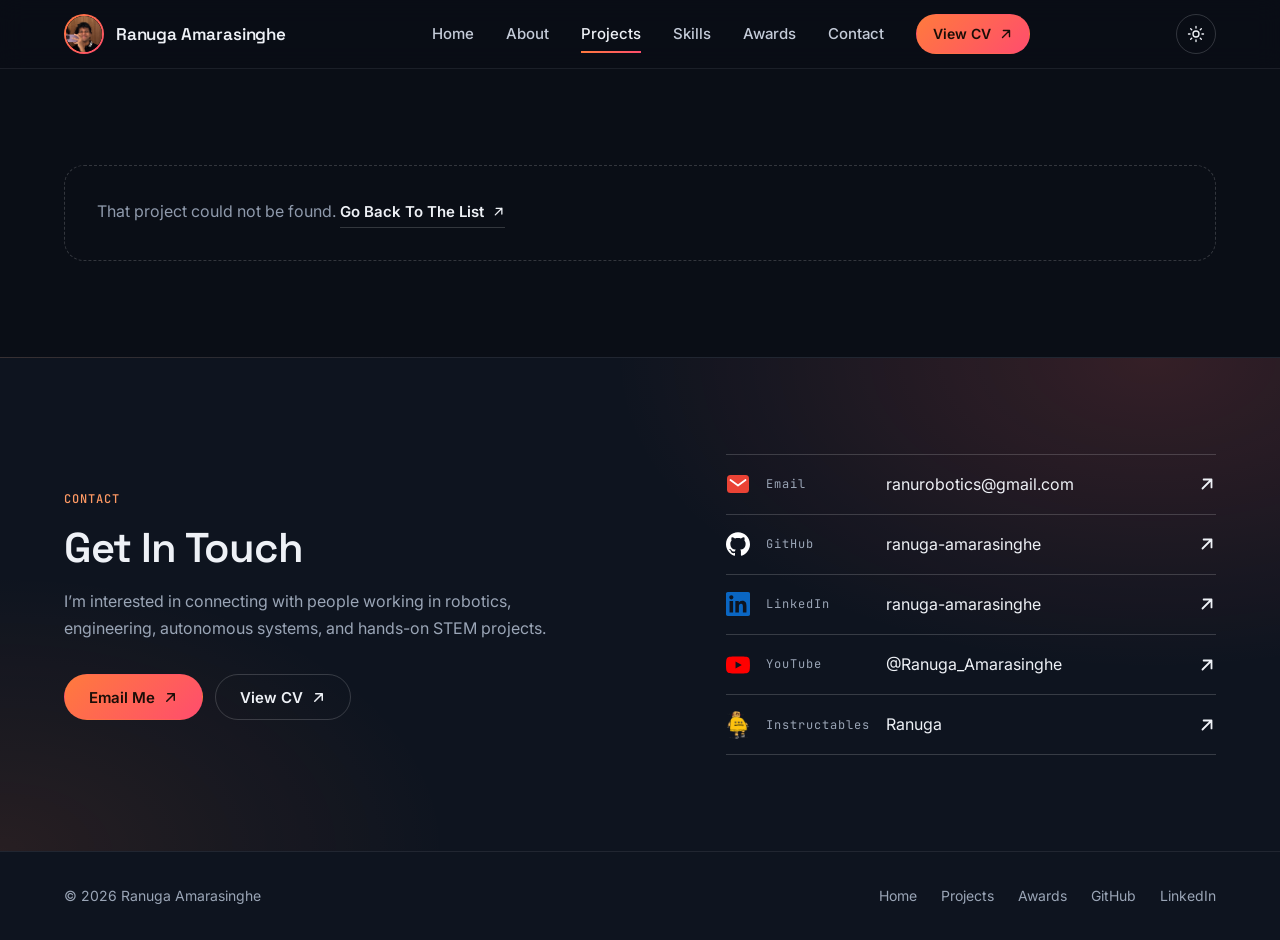
<file: project.html>
<!DOCTYPE html>
<html lang="en" data-theme="dark">
<head>
  <meta charset="utf-8">
  <meta name="viewport" content="width=device-width, initial-scale=1, viewport-fit=cover">
  <title>Project | Ranuga Amarasinghe</title>
  <meta name="description" content="Details, photos, and videos from Ranuga Amarasinghe’s portfolio.">
  <meta name="theme-color" content="#0a0e16" id="themeColor">
  <link rel="canonical" href="https://ranuga-amarasinghe.github.io/project.html">
  <meta property="og:type" content="website">
  <meta property="og:title" content="Project | Ranuga Amarasinghe">
  <meta property="og:description" content="Details, photos, and videos from Ranuga Amarasinghe’s portfolio.">
  <meta property="og:url" content="https://ranuga-amarasinghe.github.io/project.html">
  <meta property="og:image" content="https://ranuga-amarasinghe.github.io/assets/profile.jpg">
  <meta name="twitter:card" content="summary">
  <link rel="icon" href="favicon.svg" type="image/svg+xml">
  <link rel="preconnect" href="https://fonts.googleapis.com">
  <link rel="preconnect" href="https://fonts.gstatic.com" crossorigin>
  <link rel="stylesheet" href="https://fonts.googleapis.com/css2?family=Inter:wght@400;500;600&amp;family=JetBrains+Mono:wght@500;600&amp;family=Space+Grotesk:wght@500;600&amp;display=swap">
  <link rel="stylesheet" href="css/styles.css">
  <script>document.documentElement.classList.add('js');try{var t=localStorage.getItem('theme');if(t==='light'||t==='dark')document.documentElement.setAttribute('data-theme',t);}catch(e){}</script>
</head>
<body data-page="project">
  <a class="skip-link" href="#main">Skip to content</a>
<svg xmlns="http://www.w3.org/2000/svg" style="position:absolute;width:0;height:0;overflow:hidden" aria-hidden="true" focusable="false"><defs><symbol id="i-auv" viewBox="0 0 48 48"><rect x="5" y="17" width="32" height="13" rx="6.5"/><path d="M17 17l3-5h7l3 5M37 23.5h4M42 18v11"/><circle cx="14" cy="23.5" r="2"/><path d="M6 38c3-2 5 2 8 0s5 2 8 0 5 2 8 0 5 2 8 0"/></symbol><symbol id="i-quad" viewBox="0 0 48 48"><rect x="19" y="19" width="10" height="10" rx="2"/><path d="M19.5 19.5L13 13M28.5 19.5L35 13M19.5 28.5L13 35M28.5 28.5L35 35"/><circle cx="10" cy="10" r="4.5"/><circle cx="38" cy="10" r="4.5"/><circle cx="10" cy="38" r="4.5"/><circle cx="38" cy="38" r="4.5"/></symbol><symbol id="i-hex" viewBox="0 0 48 48"><circle cx="24" cy="24" r="4"/><path d="M28.0 24.0L36.5 24.0"/><circle cx="40.0" cy="24.0" r="3.5"/><path d="M26.0 27.5L30.2 34.8"/><circle cx="32.0" cy="37.9" r="3.5"/><path d="M22.0 27.5L17.8 34.8"/><circle cx="16.0" cy="37.9" r="3.5"/><path d="M20.0 24.0L11.5 24.0"/><circle cx="8.0" cy="24.0" r="3.5"/><path d="M22.0 20.5L17.7 13.2"/><circle cx="16.0" cy="10.1" r="3.5"/><path d="M26.0 20.5L30.2 13.2"/><circle cx="32.0" cy="10.1" r="3.5"/></symbol><symbol id="i-maze" viewBox="0 0 48 48"><rect x="7" y="7" width="34" height="34"/><path d="M7 17h18M33 17h8M17 25h16M17 25v8M25 33h16M25 33v-4"/><circle cx="12" cy="29" r="2.5"/></symbol><symbol id="i-rov" viewBox="0 0 48 48"><rect x="13" y="18" width="22" height="14" rx="3"/><circle cx="8" cy="25" r="3.5"/><circle cx="40" cy="25" r="3.5"/><circle cx="24" cy="12" r="3.5"/><path d="M11.5 25H13M35 25h1.5M24 15.5V18M24 32v12M24 8.5V4"/></symbol><symbol id="i-app" viewBox="0 0 48 48"><rect x="14" y="5" width="20" height="38" rx="3.5"/><path d="M20 38h8M17.5 19a9.5 9.5 0 0 1 13 0M20.5 23a5.5 5.5 0 0 1 7 0"/><circle cx="24" cy="27.5" r=".9" fill="currentColor"/></symbol><symbol id="i-plant" viewBox="0 0 48 48"><path d="M24 42V24M14 42h20M24 29c-9 0-12-6-12-13 8 0 12 5 12 13zM24 24c0-7 4-11 12-11 0 7-4 11-12 11z"/></symbol><symbol id="i-plane" viewBox="0 0 48 48"><path d="M24 5c2 0 3 2 3 5v10l16 9v4l-16-4v8l5 4v3l-8-2-8 2v-3l5-4v-8L5 33v-4l16-9V10c0-3 1-5 3-5z"/></symbol><symbol id="i-robot" viewBox="0 0 48 48"><rect x="12" y="16" width="24" height="18" rx="3"/><circle cx="19" cy="25" r="2.5"/><circle cx="29" cy="25" r="2.5"/><path d="M24 16V10M12 25H8M36 25h4M18 34v5M30 34v5"/><circle cx="24" cy="8" r="2"/></symbol><symbol id="i-gear" viewBox="0 0 48 48"><circle cx="24" cy="24" r="7"/><circle cx="24" cy="24" r="14"/><path d="M24 4v6M24 38v6M4 24h6M38 24h6M9.9 9.9l4.2 4.2M33.9 33.9l4.2 4.2M9.9 38.1l4.2-4.2M33.9 14.1l4.2-4.2"/></symbol><symbol id="i-chip" viewBox="0 0 48 48"><rect x="14" y="14" width="20" height="20" rx="2"/><rect x="20" y="20" width="8" height="8"/><path d="M19 14V7M24 14V7M29 14V7M19 34v7M24 34v7M29 34v7M14 19H7M14 24H7M14 29H7M34 19h7M34 24h7M34 29h7"/></symbol><symbol id="i-code" viewBox="0 0 48 48"><path d="M17 15L7 24l10 9M31 15l10 9-10 9M27 10l-6 28"/></symbol></defs></svg>  <header class="site-header">
    <nav class="nav container" aria-label="Main">
      <a class="brand" href="index.html" aria-label="Ranuga Amarasinghe, home"><img class="brand__photo" src="assets/profile.jpg" width="40" height="40" alt=""><span>Ranuga Amarasinghe</span></a>
      <div class="nav__actions">
        <button class="theme-toggle" id="themeToggle" type="button" aria-label="Switch to light theme" title="Switch theme">
          <svg class="i-sun" viewBox="0 0 24 24" aria-hidden="true"><circle cx="12" cy="12" r="4"/><path d="M12 2v2M12 20v2M4.9 4.9l1.4 1.4M17.7 17.7l1.4 1.4M2 12h2M20 12h2M4.9 19.1l1.4-1.4M17.7 6.3l1.4-1.4"/></svg>
          <svg class="i-moon" viewBox="0 0 24 24" aria-hidden="true"><path d="M21 12.8A9 9 0 1 1 11.2 3a7 7 0 0 0 9.8 9.8z"/></svg>
        </button>
        <button class="nav__toggle" id="navToggle" type="button" aria-expanded="false" aria-controls="navMenu"><span class="nav__toggle-icon" aria-hidden="true"></span><span class="nav__toggle-text">Menu</span></button>
      </div>
      <div class="nav__menu" id="navMenu">
        <div class="nav__links">
          <a class="nav__link" href="index.html">Home</a>
          <a class="nav__link" href="index.html#about">About</a>
          <a class="nav__link" href="projects.html" aria-current="page">Projects</a>
          <a class="nav__link" href="index.html#skills">Skills</a>
          <a class="nav__link" href="awards.html">Awards</a>
          <a class="nav__link" href="index.html#contact">Contact</a>
        </div>
        <a class="button button--primary" href="assets/cv.pdf" target="_blank" rel="noopener noreferrer">View CV <svg viewBox="0 0 16 16" aria-hidden="true"><path d="M4 12L12 4M5 4h7v7" fill="none" stroke="currentColor" stroke-width="1.6" stroke-linecap="round" stroke-linejoin="round"/></svg></a>
      </div>
    </nav>
  </header>

  <main id="main">
    <div id="detail-root"><noscript><div class="container section"><p>Please enable JavaScript to view this page.</p></div></noscript></div>
    <section class="contact" id="contact" aria-labelledby="contact-title">
      <div class="container contact__grid">
        <div class="reveal">
          <span class="label">Contact</span>
          <h2 id="contact-title">Get in touch</h2>
          <p>I’m interested in connecting with people working in robotics, engineering, autonomous systems, and hands-on STEM projects.</p>
          <div class="button-row">
            <a class="button button--light" href="mailto:ranurobotics@gmail.com">Email me <svg viewBox="0 0 16 16" aria-hidden="true"><path d="M4 12L12 4M5 4h7v7" fill="none" stroke="currentColor" stroke-width="1.6" stroke-linecap="round" stroke-linejoin="round"/></svg></a>
            <a class="button button--ghost-light" href="assets/cv.pdf" target="_blank" rel="noopener noreferrer">View CV <svg viewBox="0 0 16 16" aria-hidden="true"><path d="M4 12L12 4M5 4h7v7" fill="none" stroke="currentColor" stroke-width="1.6" stroke-linecap="round" stroke-linejoin="round"/></svg></a>
          </div>
        </div>
                        <div class="contact__list reveal">
          <a class="contact__item" href="mailto:ranurobotics@gmail.com"><svg class="contact__ico" viewBox="0 0 24 24" aria-hidden="true"><rect x="1" y="3" width="22" height="18" rx="3.5" fill="#EA4335"/><path d="m4.5 8 7.5 5.5L19.5 8" fill="none" stroke="#fff" stroke-width="1.8" stroke-linecap="round" stroke-linejoin="round"/></svg><span class="contact__name">Email</span><span class="contact__val">ranurobotics@gmail.com</span><svg class="contact__arrow" viewBox="0 0 16 16" aria-hidden="true"><path d="M4 12L12 4M5 4h7v7" fill="none" stroke="currentColor" stroke-width="1.6" stroke-linecap="round" stroke-linejoin="round"/></svg></a>
          <a class="contact__item" href="https://github.com/ranuga-amarasinghe" target="_blank" rel="noopener noreferrer"><svg class="contact__ico" viewBox="0 0 24 24" aria-hidden="true" style="color:#ffffff"><g fill="currentColor"><path d="M12 .297c-6.63 0-12 5.373-12 12 0 5.303 3.438 9.8 8.205 11.385.6.113.82-.258.82-.577 0-.285-.01-1.04-.015-2.04-3.338.724-4.042-1.61-4.042-1.61C4.422 18.07 3.633 17.7 3.633 17.7c-1.087-.744.084-.729.084-.729 1.205.084 1.838 1.236 1.838 1.236 1.07 1.835 2.809 1.305 3.495.998.108-.776.417-1.305.76-1.605-2.665-.3-5.466-1.332-5.466-5.93 0-1.31.465-2.38 1.235-3.22-.135-.303-.54-1.523.105-3.176 0 0 1.005-.322 3.3 1.23.96-.267 1.98-.399 3-.405 1.02.006 2.04.138 3 .405 2.28-1.552 3.285-1.23 3.285-1.23.645 1.653.24 2.873.12 3.176.765.84 1.23 1.91 1.23 3.22 0 4.61-2.805 5.625-5.475 5.92.42.36.81 1.096.81 2.22 0 1.606-.015 2.896-.015 3.286 0 .315.21.69.825.57C20.565 22.092 24 17.592 24 12.297c0-6.627-5.373-12-12-12"/></g></svg><span class="contact__name">GitHub</span><span class="contact__val">ranuga-amarasinghe</span><svg class="contact__arrow" viewBox="0 0 16 16" aria-hidden="true"><path d="M4 12L12 4M5 4h7v7" fill="none" stroke="currentColor" stroke-width="1.6" stroke-linecap="round" stroke-linejoin="round"/></svg></a>
          <a class="contact__item" href="https://www.linkedin.com/in/ranuga-amarasinghe/" target="_blank" rel="noopener noreferrer"><svg class="contact__ico" viewBox="0 0 24 24" aria-hidden="true" style="color:#0A66C2"><g fill="currentColor"><path d="M20.447 20.452h-3.554v-5.569c0-1.328-.027-3.037-1.852-3.037-1.853 0-2.136 1.445-2.136 2.939v5.667H9.351V9h3.414v1.561h.046c.477-.9 1.637-1.85 3.37-1.85 3.601 0 4.267 2.37 4.267 5.455v6.286zM5.337 7.433c-1.144 0-2.063-.926-2.063-2.065 0-1.138.92-2.063 2.063-2.063 1.14 0 2.064.925 2.064 2.063 0 1.139-.925 2.065-2.064 2.065zm1.782 13.019H3.555V9h3.564v11.452zM22.225 0H1.771C.792 0 0 .774 0 1.729v20.542C0 23.227.792 24 1.771 24h20.451C23.2 24 24 23.227 24 22.271V1.729C24 .774 23.2 0 22.222 0h.003z"/></g></svg><span class="contact__name">LinkedIn</span><span class="contact__val">ranuga-amarasinghe</span><svg class="contact__arrow" viewBox="0 0 16 16" aria-hidden="true"><path d="M4 12L12 4M5 4h7v7" fill="none" stroke="currentColor" stroke-width="1.6" stroke-linecap="round" stroke-linejoin="round"/></svg></a>
          <a class="contact__item" href="https://www.youtube.com/@Ranuga_Amarasinghe" target="_blank" rel="noopener noreferrer"><svg class="contact__ico" viewBox="0 0 24 24" aria-hidden="true" style="color:#FF0000"><g fill="currentColor"><path d="M23.498 6.186a3.016 3.016 0 0 0-2.122-2.136C19.505 3.545 12 3.545 12 3.545s-7.505 0-9.377.505A3.017 3.017 0 0 0 .502 6.186C0 8.07 0 12 0 12s0 3.93.502 5.814a3.016 3.016 0 0 0 2.122 2.136c1.871.505 9.376.505 9.376.505s7.505 0 9.377-.505a3.015 3.015 0 0 0 2.122-2.136C24 15.93 24 12 24 12s0-3.93-.502-5.814zM9.545 15.568V8.432L15.818 12l-6.273 3.568z"/></g></svg><span class="contact__name">YouTube</span><span class="contact__val">@Ranuga_Amarasinghe</span><svg class="contact__arrow" viewBox="0 0 16 16" aria-hidden="true"><path d="M4 12L12 4M5 4h7v7" fill="none" stroke="currentColor" stroke-width="1.6" stroke-linecap="round" stroke-linejoin="round"/></svg></a>
          <a class="contact__item" href="https://www.instructables.com/member/Ranuga" target="_blank" rel="noopener noreferrer"><img class="contact__ico contact__ico--img" src="assets/icons/instructables.png" width="24" height="24" alt="" loading="lazy"><span class="contact__name">Instructables</span><span class="contact__val">Ranuga</span><svg class="contact__arrow" viewBox="0 0 16 16" aria-hidden="true"><path d="M4 12L12 4M5 4h7v7" fill="none" stroke="currentColor" stroke-width="1.6" stroke-linecap="round" stroke-linejoin="round"/></svg></a>
        </div>
      </div>
    </section>
  </main>

  <footer class="site-footer">
    <div class="container">
      <span>© <span id="year">2026</span> Ranuga Amarasinghe</span>
      <nav aria-label="Footer">
        <a href="index.html">Home</a>
        <a href="projects.html">Projects</a>
        <a href="awards.html">Awards</a>
        <a href="https://github.com/ranuga-amarasinghe" target="_blank" rel="noopener noreferrer">GitHub</a>
        <a href="https://www.linkedin.com/in/ranuga-amarasinghe/" target="_blank" rel="noopener noreferrer">LinkedIn</a>
      </nav>
    </div>
  </footer>
  <script src="data/content.js"></script>
  <script src="js/icons.js"></script>
  <script src="js/render.js"></script>
  <script src="js/main.js" defer></script>
</body>
</html>
</file>
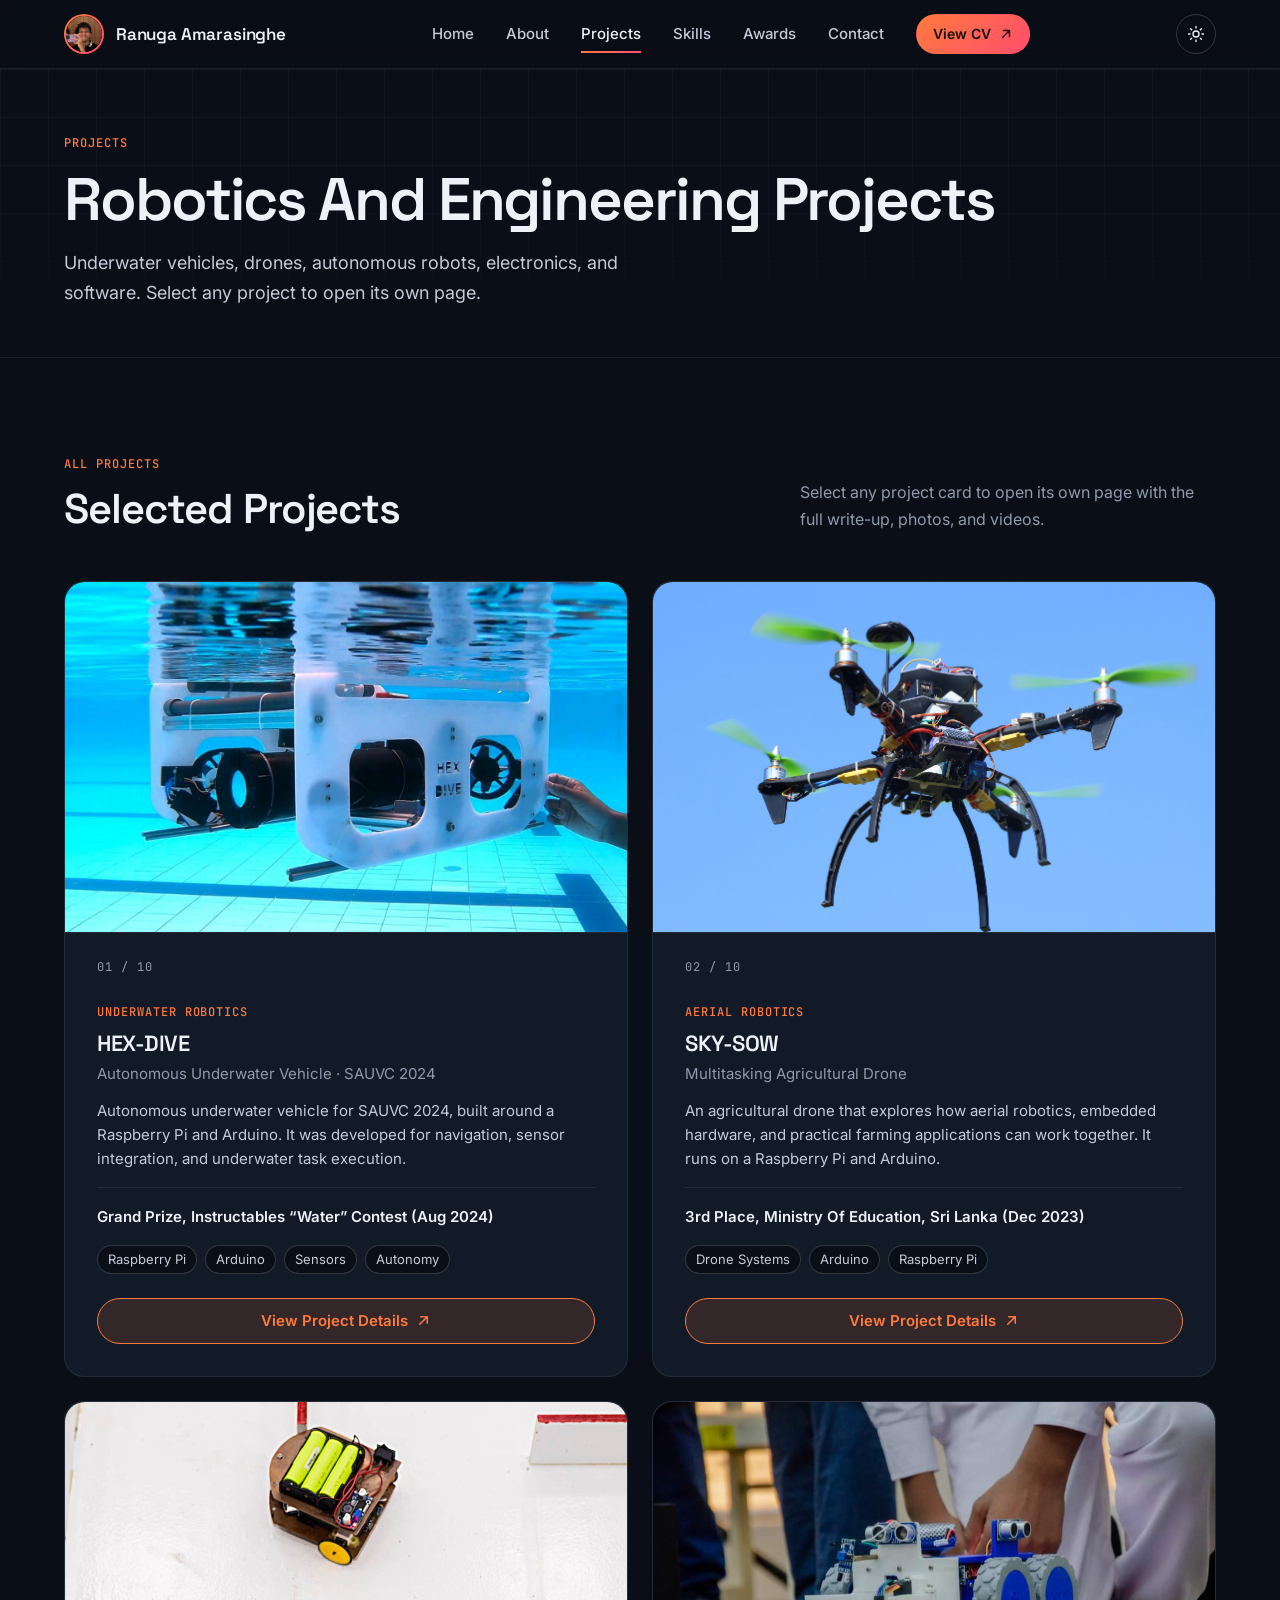
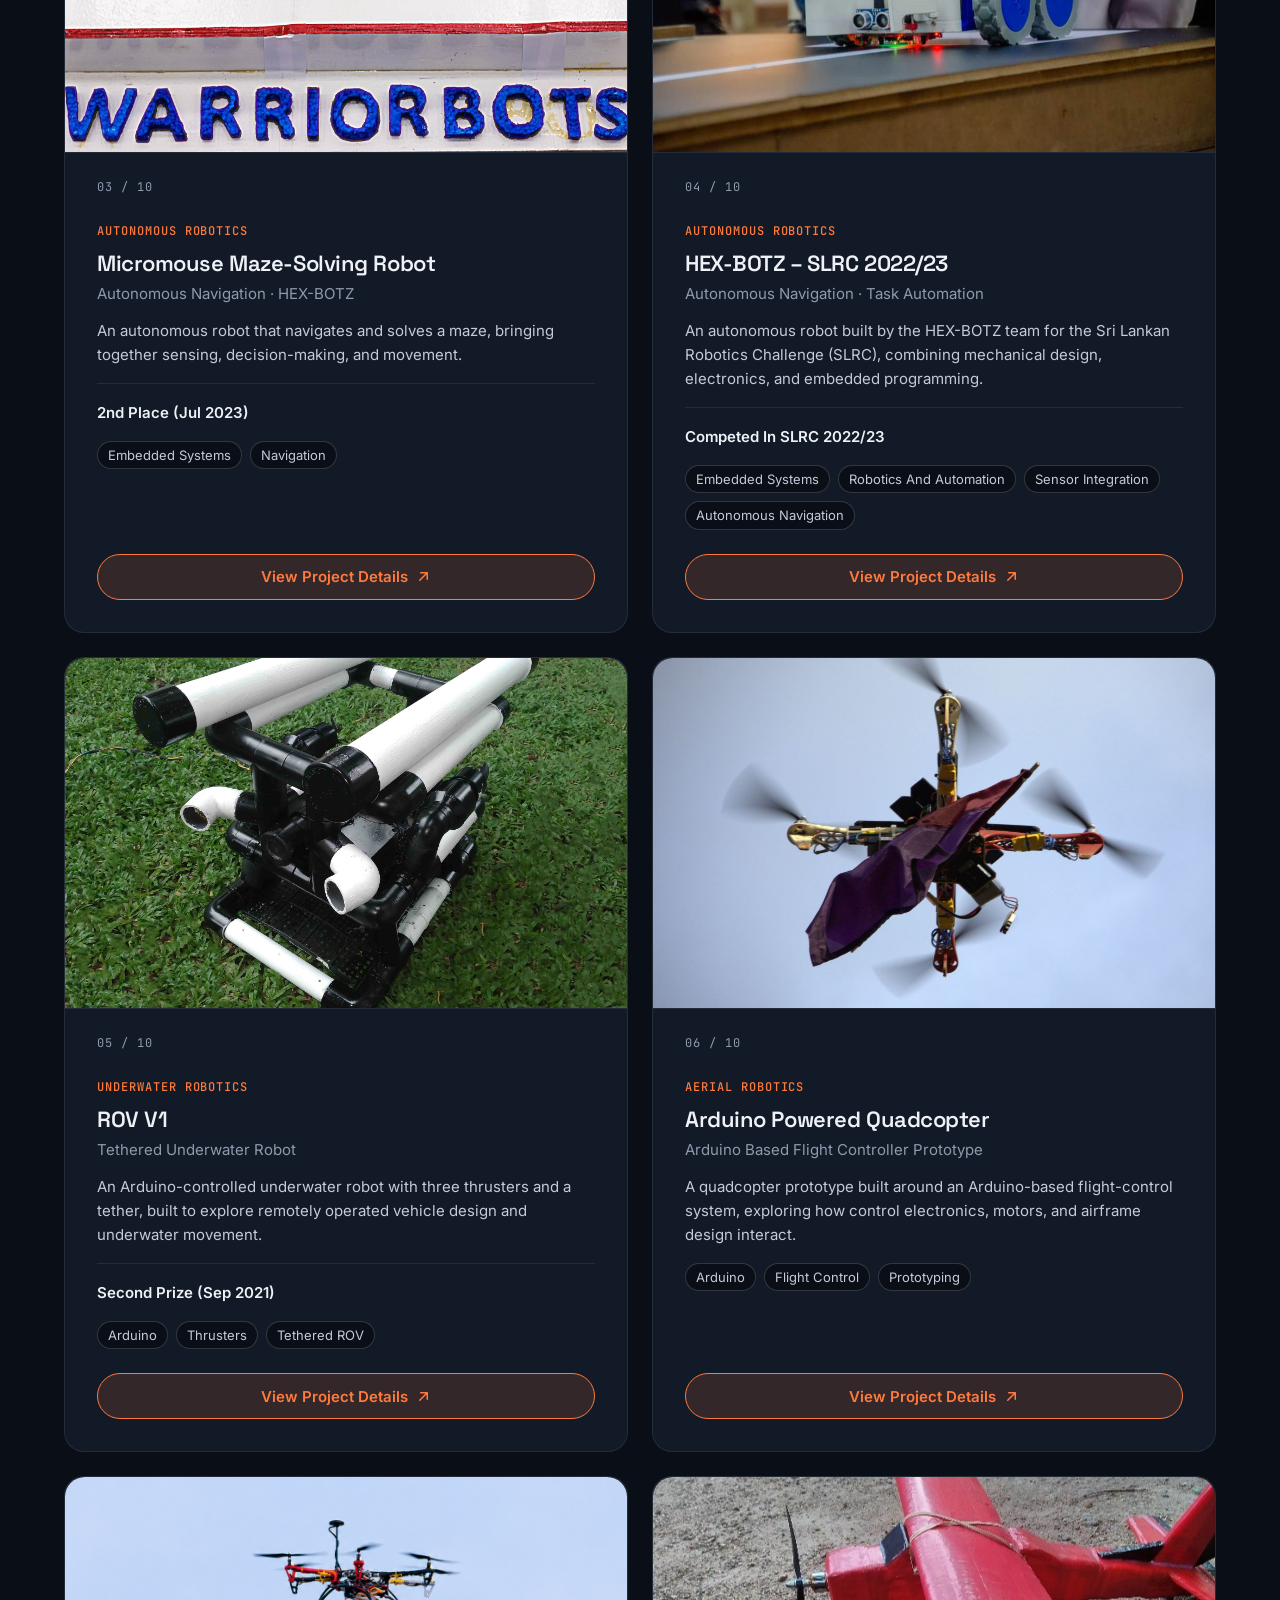
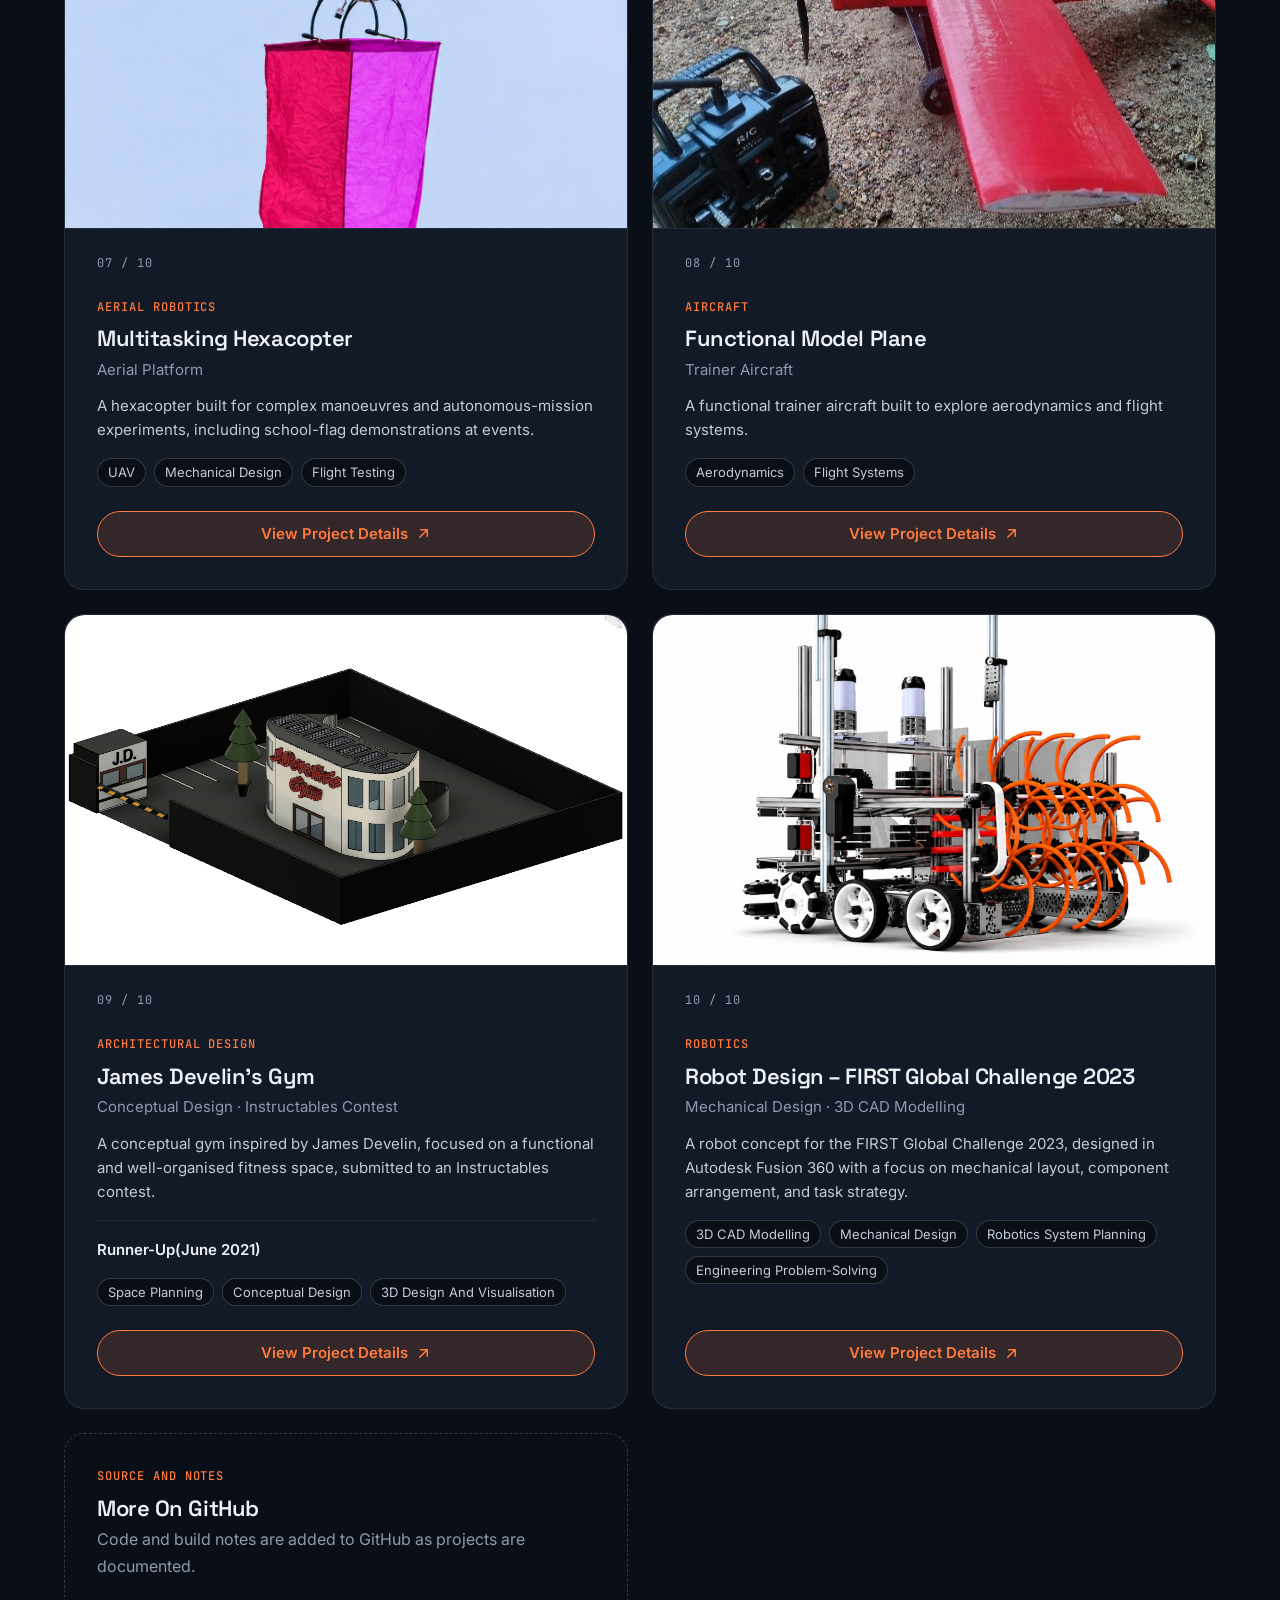
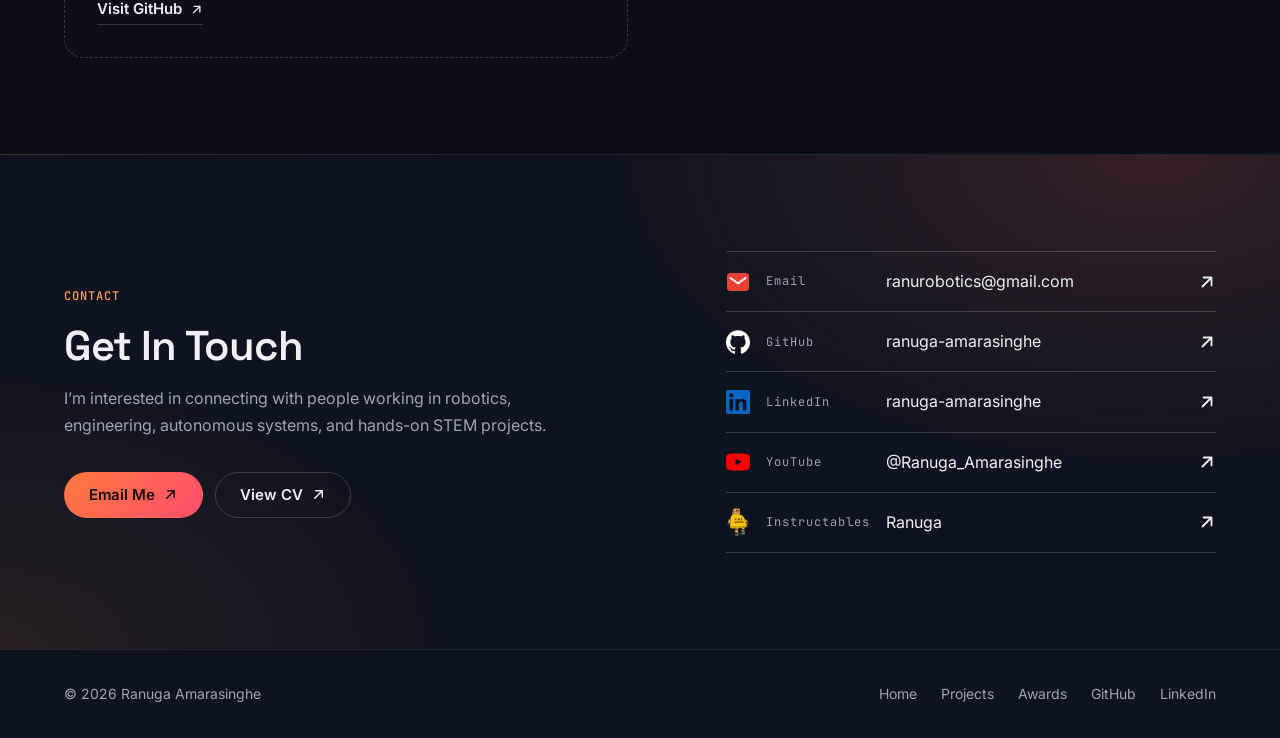
<file: projects.html>
<!DOCTYPE html>
<html lang="en" data-theme="dark">
<head>
  <meta charset="utf-8">
  <meta name="viewport" content="width=device-width, initial-scale=1, viewport-fit=cover">
  <title>Projects | Ranuga Amarasinghe</title>
  <meta name="description" content="Robotics, aerial, underwater, electronics, and software projects by Ranuga Amarasinghe, with roles, technologies, and competition outcomes.">
  <meta name="theme-color" content="#0a0e16" id="themeColor">
  <link rel="canonical" href="https://ranuga-amarasinghe.github.io/projects.html">
  <meta property="og:type" content="website">
  <meta property="og:title" content="Projects | Ranuga Amarasinghe">
  <meta property="og:description" content="Robotics, aerial, underwater, electronics, and software projects by Ranuga Amarasinghe, with roles, technologies, and competition outcomes.">
  <meta property="og:url" content="https://ranuga-amarasinghe.github.io/projects.html">
  <meta property="og:image" content="https://ranuga-amarasinghe.github.io/assets/profile.jpg">
  <meta name="twitter:card" content="summary">
  <link rel="icon" href="favicon.svg" type="image/svg+xml">
  <link rel="preconnect" href="https://fonts.googleapis.com">
  <link rel="preconnect" href="https://fonts.gstatic.com" crossorigin>
  <link rel="stylesheet" href="https://fonts.googleapis.com/css2?family=Inter:wght@400;500;600&amp;family=JetBrains+Mono:wght@500;600&amp;family=Space+Grotesk:wght@500;600&amp;display=swap">
  <link rel="stylesheet" href="css/styles.css">
  <script>document.documentElement.classList.add('js');try{var t=localStorage.getItem('theme');if(t==='light'||t==='dark')document.documentElement.setAttribute('data-theme',t);}catch(e){}</script>
</head>
<body data-page="projects">
  <a class="skip-link" href="#main">Skip to content</a>
<svg xmlns="http://www.w3.org/2000/svg" style="position:absolute;width:0;height:0;overflow:hidden" aria-hidden="true" focusable="false"><defs><symbol id="i-auv" viewBox="0 0 48 48"><rect x="5" y="17" width="32" height="13" rx="6.5"/><path d="M17 17l3-5h7l3 5M37 23.5h4M42 18v11"/><circle cx="14" cy="23.5" r="2"/><path d="M6 38c3-2 5 2 8 0s5 2 8 0 5 2 8 0 5 2 8 0"/></symbol><symbol id="i-quad" viewBox="0 0 48 48"><rect x="19" y="19" width="10" height="10" rx="2"/><path d="M19.5 19.5L13 13M28.5 19.5L35 13M19.5 28.5L13 35M28.5 28.5L35 35"/><circle cx="10" cy="10" r="4.5"/><circle cx="38" cy="10" r="4.5"/><circle cx="10" cy="38" r="4.5"/><circle cx="38" cy="38" r="4.5"/></symbol><symbol id="i-hex" viewBox="0 0 48 48"><circle cx="24" cy="24" r="4"/><path d="M28.0 24.0L36.5 24.0"/><circle cx="40.0" cy="24.0" r="3.5"/><path d="M26.0 27.5L30.2 34.8"/><circle cx="32.0" cy="37.9" r="3.5"/><path d="M22.0 27.5L17.8 34.8"/><circle cx="16.0" cy="37.9" r="3.5"/><path d="M20.0 24.0L11.5 24.0"/><circle cx="8.0" cy="24.0" r="3.5"/><path d="M22.0 20.5L17.7 13.2"/><circle cx="16.0" cy="10.1" r="3.5"/><path d="M26.0 20.5L30.2 13.2"/><circle cx="32.0" cy="10.1" r="3.5"/></symbol><symbol id="i-maze" viewBox="0 0 48 48"><rect x="7" y="7" width="34" height="34"/><path d="M7 17h18M33 17h8M17 25h16M17 25v8M25 33h16M25 33v-4"/><circle cx="12" cy="29" r="2.5"/></symbol><symbol id="i-rov" viewBox="0 0 48 48"><rect x="13" y="18" width="22" height="14" rx="3"/><circle cx="8" cy="25" r="3.5"/><circle cx="40" cy="25" r="3.5"/><circle cx="24" cy="12" r="3.5"/><path d="M11.5 25H13M35 25h1.5M24 15.5V18M24 32v12M24 8.5V4"/></symbol><symbol id="i-app" viewBox="0 0 48 48"><rect x="14" y="5" width="20" height="38" rx="3.5"/><path d="M20 38h8M17.5 19a9.5 9.5 0 0 1 13 0M20.5 23a5.5 5.5 0 0 1 7 0"/><circle cx="24" cy="27.5" r=".9" fill="currentColor"/></symbol><symbol id="i-plant" viewBox="0 0 48 48"><path d="M24 42V24M14 42h20M24 29c-9 0-12-6-12-13 8 0 12 5 12 13zM24 24c0-7 4-11 12-11 0 7-4 11-12 11z"/></symbol><symbol id="i-plane" viewBox="0 0 48 48"><path d="M24 5c2 0 3 2 3 5v10l16 9v4l-16-4v8l5 4v3l-8-2-8 2v-3l5-4v-8L5 33v-4l16-9V10c0-3 1-5 3-5z"/></symbol><symbol id="i-robot" viewBox="0 0 48 48"><rect x="12" y="16" width="24" height="18" rx="3"/><circle cx="19" cy="25" r="2.5"/><circle cx="29" cy="25" r="2.5"/><path d="M24 16V10M12 25H8M36 25h4M18 34v5M30 34v5"/><circle cx="24" cy="8" r="2"/></symbol><symbol id="i-gear" viewBox="0 0 48 48"><circle cx="24" cy="24" r="7"/><circle cx="24" cy="24" r="14"/><path d="M24 4v6M24 38v6M4 24h6M38 24h6M9.9 9.9l4.2 4.2M33.9 33.9l4.2 4.2M9.9 38.1l4.2-4.2M33.9 14.1l4.2-4.2"/></symbol><symbol id="i-chip" viewBox="0 0 48 48"><rect x="14" y="14" width="20" height="20" rx="2"/><rect x="20" y="20" width="8" height="8"/><path d="M19 14V7M24 14V7M29 14V7M19 34v7M24 34v7M29 34v7M14 19H7M14 24H7M14 29H7M34 19h7M34 24h7M34 29h7"/></symbol><symbol id="i-code" viewBox="0 0 48 48"><path d="M17 15L7 24l10 9M31 15l10 9-10 9M27 10l-6 28"/></symbol></defs></svg>  <header class="site-header">
    <nav class="nav container" aria-label="Main">
      <a class="brand" href="index.html" aria-label="Ranuga Amarasinghe, home"><img class="brand__photo" src="assets/profile.jpg" width="40" height="40" alt=""><span>Ranuga Amarasinghe</span></a>
      <div class="nav__actions">
        <button class="theme-toggle" id="themeToggle" type="button" aria-label="Switch to light theme" title="Switch theme">
          <svg class="i-sun" viewBox="0 0 24 24" aria-hidden="true"><circle cx="12" cy="12" r="4"/><path d="M12 2v2M12 20v2M4.9 4.9l1.4 1.4M17.7 17.7l1.4 1.4M2 12h2M20 12h2M4.9 19.1l1.4-1.4M17.7 6.3l1.4-1.4"/></svg>
          <svg class="i-moon" viewBox="0 0 24 24" aria-hidden="true"><path d="M21 12.8A9 9 0 1 1 11.2 3a7 7 0 0 0 9.8 9.8z"/></svg>
        </button>
        <button class="nav__toggle" id="navToggle" type="button" aria-expanded="false" aria-controls="navMenu"><span class="nav__toggle-icon" aria-hidden="true"></span><span class="nav__toggle-text">Menu</span></button>
      </div>
      <div class="nav__menu" id="navMenu">
        <div class="nav__links">
          <a class="nav__link" href="index.html">Home</a>
          <a class="nav__link" href="index.html#about">About</a>
          <a class="nav__link" href="projects.html" aria-current="page">Projects</a>
          <a class="nav__link" href="index.html#skills">Skills</a>
          <a class="nav__link" href="awards.html">Awards</a>
          <a class="nav__link" href="index.html#contact">Contact</a>
        </div>
        <a class="button button--primary" href="assets/cv.pdf" target="_blank" rel="noopener noreferrer">View CV <svg viewBox="0 0 16 16" aria-hidden="true"><path d="M4 12L12 4M5 4h7v7" fill="none" stroke="currentColor" stroke-width="1.6" stroke-linecap="round" stroke-linejoin="round"/></svg></a>
      </div>
    </nav>
  </header>

  <main id="main">
    <header class="page-head">
      <div class="container">
        <span class="label">Projects</span>
        <h1>Robotics and engineering projects</h1>
        <p>Underwater vehicles, drones, autonomous robots, electronics, and software. Select any project to open its own page.</p>
      </div>
    </header>

    <section class="section" aria-labelledby="all-title">
      <div class="container">
        <div class="section-head reveal">
          <div><span class="label">All projects</span><h2 id="all-title">Selected Projects</h2></div>
          <p>Select any project card to open its own page with the full write-up, photos, and videos.</p>
        </div>
        <div class="pgrid" id="project-list"></div>
      </div>
    </section>

    <section class="contact" id="contact" aria-labelledby="contact-title">
      <div class="container contact__grid">
        <div class="reveal">
          <span class="label">Contact</span>
          <h2 id="contact-title">Get in touch</h2>
          <p>I’m interested in connecting with people working in robotics, engineering, autonomous systems, and hands-on STEM projects.</p>
          <div class="button-row">
            <a class="button button--light" href="mailto:ranurobotics@gmail.com">Email me <svg viewBox="0 0 16 16" aria-hidden="true"><path d="M4 12L12 4M5 4h7v7" fill="none" stroke="currentColor" stroke-width="1.6" stroke-linecap="round" stroke-linejoin="round"/></svg></a>
            <a class="button button--ghost-light" href="assets/cv.pdf" target="_blank" rel="noopener noreferrer">View CV <svg viewBox="0 0 16 16" aria-hidden="true"><path d="M4 12L12 4M5 4h7v7" fill="none" stroke="currentColor" stroke-width="1.6" stroke-linecap="round" stroke-linejoin="round"/></svg></a>
          </div>
        </div>
                        <div class="contact__list reveal">
          <a class="contact__item" href="mailto:ranurobotics@gmail.com"><svg class="contact__ico" viewBox="0 0 24 24" aria-hidden="true"><rect x="1" y="3" width="22" height="18" rx="3.5" fill="#EA4335"/><path d="m4.5 8 7.5 5.5L19.5 8" fill="none" stroke="#fff" stroke-width="1.8" stroke-linecap="round" stroke-linejoin="round"/></svg><span class="contact__name">Email</span><span class="contact__val">ranurobotics@gmail.com</span><svg class="contact__arrow" viewBox="0 0 16 16" aria-hidden="true"><path d="M4 12L12 4M5 4h7v7" fill="none" stroke="currentColor" stroke-width="1.6" stroke-linecap="round" stroke-linejoin="round"/></svg></a>
          <a class="contact__item" href="https://github.com/ranuga-amarasinghe" target="_blank" rel="noopener noreferrer"><svg class="contact__ico" viewBox="0 0 24 24" aria-hidden="true" style="color:#ffffff"><g fill="currentColor"><path d="M12 .297c-6.63 0-12 5.373-12 12 0 5.303 3.438 9.8 8.205 11.385.6.113.82-.258.82-.577 0-.285-.01-1.04-.015-2.04-3.338.724-4.042-1.61-4.042-1.61C4.422 18.07 3.633 17.7 3.633 17.7c-1.087-.744.084-.729.084-.729 1.205.084 1.838 1.236 1.838 1.236 1.07 1.835 2.809 1.305 3.495.998.108-.776.417-1.305.76-1.605-2.665-.3-5.466-1.332-5.466-5.93 0-1.31.465-2.38 1.235-3.22-.135-.303-.54-1.523.105-3.176 0 0 1.005-.322 3.3 1.23.96-.267 1.98-.399 3-.405 1.02.006 2.04.138 3 .405 2.28-1.552 3.285-1.23 3.285-1.23.645 1.653.24 2.873.12 3.176.765.84 1.23 1.91 1.23 3.22 0 4.61-2.805 5.625-5.475 5.92.42.36.81 1.096.81 2.22 0 1.606-.015 2.896-.015 3.286 0 .315.21.69.825.57C20.565 22.092 24 17.592 24 12.297c0-6.627-5.373-12-12-12"/></g></svg><span class="contact__name">GitHub</span><span class="contact__val">ranuga-amarasinghe</span><svg class="contact__arrow" viewBox="0 0 16 16" aria-hidden="true"><path d="M4 12L12 4M5 4h7v7" fill="none" stroke="currentColor" stroke-width="1.6" stroke-linecap="round" stroke-linejoin="round"/></svg></a>
          <a class="contact__item" href="https://www.linkedin.com/in/ranuga-amarasinghe/" target="_blank" rel="noopener noreferrer"><svg class="contact__ico" viewBox="0 0 24 24" aria-hidden="true" style="color:#0A66C2"><g fill="currentColor"><path d="M20.447 20.452h-3.554v-5.569c0-1.328-.027-3.037-1.852-3.037-1.853 0-2.136 1.445-2.136 2.939v5.667H9.351V9h3.414v1.561h.046c.477-.9 1.637-1.85 3.37-1.85 3.601 0 4.267 2.37 4.267 5.455v6.286zM5.337 7.433c-1.144 0-2.063-.926-2.063-2.065 0-1.138.92-2.063 2.063-2.063 1.14 0 2.064.925 2.064 2.063 0 1.139-.925 2.065-2.064 2.065zm1.782 13.019H3.555V9h3.564v11.452zM22.225 0H1.771C.792 0 0 .774 0 1.729v20.542C0 23.227.792 24 1.771 24h20.451C23.2 24 24 23.227 24 22.271V1.729C24 .774 23.2 0 22.222 0h.003z"/></g></svg><span class="contact__name">LinkedIn</span><span class="contact__val">ranuga-amarasinghe</span><svg class="contact__arrow" viewBox="0 0 16 16" aria-hidden="true"><path d="M4 12L12 4M5 4h7v7" fill="none" stroke="currentColor" stroke-width="1.6" stroke-linecap="round" stroke-linejoin="round"/></svg></a>
          <a class="contact__item" href="https://www.youtube.com/@Ranuga_Amarasinghe" target="_blank" rel="noopener noreferrer"><svg class="contact__ico" viewBox="0 0 24 24" aria-hidden="true" style="color:#FF0000"><g fill="currentColor"><path d="M23.498 6.186a3.016 3.016 0 0 0-2.122-2.136C19.505 3.545 12 3.545 12 3.545s-7.505 0-9.377.505A3.017 3.017 0 0 0 .502 6.186C0 8.07 0 12 0 12s0 3.93.502 5.814a3.016 3.016 0 0 0 2.122 2.136c1.871.505 9.376.505 9.376.505s7.505 0 9.377-.505a3.015 3.015 0 0 0 2.122-2.136C24 15.93 24 12 24 12s0-3.93-.502-5.814zM9.545 15.568V8.432L15.818 12l-6.273 3.568z"/></g></svg><span class="contact__name">YouTube</span><span class="contact__val">@Ranuga_Amarasinghe</span><svg class="contact__arrow" viewBox="0 0 16 16" aria-hidden="true"><path d="M4 12L12 4M5 4h7v7" fill="none" stroke="currentColor" stroke-width="1.6" stroke-linecap="round" stroke-linejoin="round"/></svg></a>
          <a class="contact__item" href="https://www.instructables.com/member/Ranuga" target="_blank" rel="noopener noreferrer"><img class="contact__ico contact__ico--img" src="assets/icons/instructables.png" width="24" height="24" alt="" loading="lazy"><span class="contact__name">Instructables</span><span class="contact__val">Ranuga</span><svg class="contact__arrow" viewBox="0 0 16 16" aria-hidden="true"><path d="M4 12L12 4M5 4h7v7" fill="none" stroke="currentColor" stroke-width="1.6" stroke-linecap="round" stroke-linejoin="round"/></svg></a>
        </div>
      </div>
    </section>
  </main>

  <footer class="site-footer">
    <div class="container">
      <span>© <span id="year">2026</span> Ranuga Amarasinghe</span>
      <nav aria-label="Footer">
        <a href="index.html">Home</a>
        <a href="projects.html">Projects</a>
        <a href="awards.html">Awards</a>
        <a href="https://github.com/ranuga-amarasinghe" target="_blank" rel="noopener noreferrer">GitHub</a>
        <a href="https://www.linkedin.com/in/ranuga-amarasinghe/" target="_blank" rel="noopener noreferrer">LinkedIn</a>
      </nav>
    </div>
  </footer>
  <script src="data/content.js"></script>
  <script src="js/icons.js"></script>
  <script src="js/render.js"></script>
  <script src="js/main.js" defer></script>
</body>
</html>
</file>
<file: css/styles.css>
/* ==========================================================================
   Ranuga Amarasinghe — portfolio
   One stylesheet, one design system.
   Palette: warm paper, ink, and a single signal-orange accent.
   Type: Space Grotesk (headings), Inter (body), JetBrains Mono (labels).
   ========================================================================== */

/* 1. Tokens ---------------------------------------------------------------- */
:root {
  color-scheme: dark;
  --paper: #0a0e16;
  --paper-2: #0e141f;
  --surface: #121a28;
  --ink: #eef1f6;
  --ink-2: #c4cbd8;
  --muted: #8f9aac;
  --line: rgba(255,255,255,.08);
  --line-strong: rgba(255,255,255,.17);
  --accent: #ff7a3d;
  --accent-hover: #ffa06b;
  --accent-soft: rgba(255,122,61,.14);
  --on-dark: #eef1f6;
  --on-dark-muted: #9aa5b6;
  --accent-on-dark: #ff9a64;
  --grad: linear-gradient(135deg, #ff7a3d 0%, #ff4d6d 100%);
  --grad-text: linear-gradient(135deg, #ff7a3d 0%, #ff4d6d 100%);
  --header-bg: rgba(10,14,22,.78);
  --grid: rgba(255,255,255,.04);
  --shadow-card: 0 18px 40px -20px rgba(0,0,0,.8);

  --font-display: "Space Grotesk", "Helvetica Neue", Arial, sans-serif;
  --font-body: "Inter", system-ui, -apple-system, "Segoe UI", Roboto, sans-serif;
  --font-mono: "JetBrains Mono", ui-monospace, SFMono-Regular, Menlo, Consolas, monospace;

  --s-1: .25rem; --s-2: .5rem; --s-3: .75rem; --s-4: 1rem; --s-5: 1.5rem;
  --s-6: 2rem; --s-7: 3rem; --s-8: 4rem; --s-9: 6rem;

  --container: 72rem;
  --reading: 38rem;
  --radius: 12px;
  --radius-lg: 20px;
  --header-h: 4.25rem;
}

/* Light theme: toggled with the button in the header (data-theme="light" on <html>) */
[data-theme="light"] {
  color-scheme: light;
  --paper: #f7f6f2;
  --paper-2: #efede7;
  --surface: #ffffff;
  --ink: #14181f;
  --ink-2: #3b424d;
  --muted: #566070;
  --line: rgba(20,24,31,.11);
  --line-strong: rgba(20,24,31,.22);
  --accent: #c2410c;
  --accent-hover: #9a3412;
  --accent-soft: #fde8dc;
  --on-dark: #14181f;
  --on-dark-muted: #566070;
  --accent-on-dark: #c2410c;
  --grad-text: linear-gradient(135deg, #c2410c 0%, #be123c 100%);
  --header-bg: rgba(247,246,242,.85);
  --grid: rgba(20,24,31,.05);
  --shadow-card: 0 18px 40px -22px rgba(20,24,31,.4);
}

/* 2. Base ------------------------------------------------------------------ */
*, *::before, *::after { box-sizing: border-box; }

html {
  scroll-behavior: smooth;
  scroll-padding-top: calc(var(--header-h) + 1rem);
  -webkit-text-size-adjust: 100%;
}

body {
  margin: 0;
  background: var(--paper);
  color: var(--ink);
  font-family: var(--font-body);
  font-size: 1rem;
  line-height: 1.7;
  -webkit-font-smoothing: antialiased;
  text-rendering: optimizeLegibility;
  overflow-x: hidden;
}

img, svg { display: block; max-width: 100%; }
a { color: inherit; }
p { margin: 0 0 var(--s-4); }
ul, ol { margin: 0; padding: 0; list-style: none; }

h1, h2, h3 {
  margin: 0;
  font-family: var(--font-display);
  font-weight: 600;
  color: var(--ink);
  text-wrap: balance;
}
h1 { font-size: clamp(2.5rem, 1.4rem + 4.6vw, 4.5rem); line-height: 1.04; letter-spacing: -.035em; }
h2 { font-size: clamp(1.75rem, 1.2rem + 2vw, 2.6rem); line-height: 1.12; letter-spacing: -.025em; }
h3 { font-size: 1.25rem; line-height: 1.25; letter-spacing: -.015em; }

:focus-visible { outline: 2px solid var(--accent); outline-offset: 3px; border-radius: 2px; }
::selection { background: var(--accent); color: #fff; }

.container { width: min(var(--container), calc(100% - 2.5rem)); margin-inline: auto; }

.skip-link {
  position: absolute; left: var(--s-4); top: -4rem; z-index: 100;
  padding: var(--s-3) var(--s-4); background: var(--ink); color: var(--paper);
  border-radius: var(--radius); font-size: .875rem; text-decoration: none;
}
.skip-link:focus { top: var(--s-3); }

.visually-hidden {
  position: absolute; width: 1px; height: 1px; margin: -1px; padding: 0;
  overflow: hidden; clip: rect(0 0 0 0); white-space: nowrap; border: 0;
}

/* 3. Labels, buttons, links ------------------------------------------------ */
.label {
  font-family: var(--font-mono);
  font-size: .75rem;
  font-weight: 500;
  letter-spacing: .08em;
  text-transform: uppercase;
  color: var(--accent);
}

.button {
  display: inline-flex; align-items: center; justify-content: center; gap: var(--s-2);
  min-height: 2.875rem; padding: 0 var(--s-5);
  border: 1px solid var(--ink); border-radius: 999px;
  font-family: var(--font-body); font-size: .9375rem; font-weight: 600; line-height: 1;
  text-decoration: none; cursor: pointer;
  transition: background-color .18s ease, color .18s ease, border-color .18s ease;
}
.button svg { width: 1em; height: 1em; flex: none; transition: transform .18s ease; }
.button:hover svg { transform: translate(2px, -2px); }
.button--primary { background: var(--grad); color: #1a0d07; border-color: transparent; }
.button--primary:hover { filter: brightness(1.1); box-shadow: 0 8px 28px -8px rgba(255,100,70,.6); }
.button--secondary { background: transparent; color: var(--ink); }
.button--secondary { border-color: var(--line-strong); }
.button--secondary:hover { background: var(--ink); color: var(--paper); border-color: var(--ink); }
.button--light { background: var(--grad); color: #1a0d07; border-color: transparent; }
.button--light:hover { filter: brightness(1.1); }
.button--ghost-light { background: transparent; color: var(--on-dark); border-color: var(--line-strong); }
.button--ghost-light:hover { background: var(--on-dark); color: var(--ink); border-color: var(--on-dark); }

.text-link {
  display: inline-flex; align-items: center; gap: var(--s-2);
  font-weight: 600; font-size: .9375rem; color: var(--ink); text-decoration: none;
  border-bottom: 1px solid var(--line-strong); padding-bottom: 2px; white-space: nowrap;
  transition: color .18s ease, border-color .18s ease;
}
.text-link svg { width: .875em; height: .875em; flex: none; }
.text-link:hover { color: var(--accent); border-color: var(--accent); }

.button-row { display: flex; flex-wrap: wrap; gap: var(--s-3); }

/* 4. Header ---------------------------------------------------------------- */
.site-header {
  position: sticky; top: 0; z-index: 50;
  background: var(--header-bg);
  -webkit-backdrop-filter: blur(12px); backdrop-filter: blur(12px);
  border-bottom: 1px solid var(--line);
}
.nav { display: flex; align-items: center; justify-content: space-between; gap: var(--s-5); min-height: var(--header-h); }

.brand { display: inline-flex; align-items: center; gap: var(--s-3); text-decoration: none; font-family: var(--font-display); font-weight: 600; font-size: 1.0625rem; letter-spacing: -.01em; white-space: nowrap; }
.brand__photo { width: 2.5rem; height: 2.5rem; border-radius: 50%; object-fit: cover; object-position: 50% 30%; border: 2px solid transparent; background: linear-gradient(var(--paper), var(--paper)) padding-box, var(--grad) border-box; }

.nav__menu { display: flex; align-items: center; gap: var(--s-6); }
.nav__links { display: flex; align-items: center; gap: var(--s-6); }
.nav__link {
  position: relative; padding: var(--s-2) 0;
  font-size: .9375rem; font-weight: 500; color: var(--ink-2); text-decoration: none;
  transition: color .18s ease;
}
.nav__link::after {
  content: ""; position: absolute; left: 0; right: 0; bottom: 2px; height: 2px;
  background: var(--grad); transform: scaleX(0); transform-origin: left; transition: transform .2s ease;
}
.nav__link:hover { color: var(--ink); }
.nav__link:hover::after, .nav__link[aria-current="page"]::after { transform: scaleX(1); }
.nav__link[aria-current="page"] { color: var(--ink); }
.nav .button { min-height: 2.5rem; padding: 0 var(--s-4); font-size: .875rem; }

.nav__toggle {
  display: none; align-items: center; gap: var(--s-2);
  min-height: 2.5rem; padding: 0 var(--s-4);
  background: transparent; color: var(--ink); border: 1px solid var(--line-strong); border-radius: var(--radius);
  font: 600 .875rem/1 var(--font-body); cursor: pointer;
}
.nav__toggle-icon { position: relative; width: 14px; height: 2px; background: currentColor; transition: background-color .15s ease; }
.nav__toggle-icon::before, .nav__toggle-icon::after { content: ""; position: absolute; left: 0; width: 14px; height: 2px; background: currentColor; transition: transform .2s ease; }
.nav__toggle-icon::before { top: -5px; }
.nav__toggle-icon::after { top: 5px; }
.nav__toggle[aria-expanded="true"] .nav__toggle-icon { background: transparent; }
.nav__toggle[aria-expanded="true"] .nav__toggle-icon::before { transform: translateY(5px) rotate(45deg); }
.nav__toggle[aria-expanded="true"] .nav__toggle-icon::after { transform: translateY(-5px) rotate(-45deg); }

/* 5. Sections ------------------------------------------------------------- */
.section { padding-block: var(--s-9); }
.section--tight { padding-block: var(--s-8); }
.section--alt { background: var(--paper-2); border-block: 1px solid var(--line); }

.section-head {
  display: grid; grid-template-columns: minmax(0, 1fr) minmax(0, 26rem);
  gap: var(--s-6) var(--s-8); align-items: end; margin-bottom: var(--s-7);
}
.section-head .label { display: block; margin-bottom: var(--s-3); }
.section-head p { margin: 0; color: var(--muted); font-size: 1rem; }

/* 6. Hero ----------------------------------------------------------------- */
.hero { position: relative; padding-block: var(--s-9) var(--s-8); overflow: hidden; }
.hero::before {
  /* faint engineering-paper grid, fading out toward the bottom */
  content: ""; position: absolute; inset: 0; z-index: -1;
  background-image:
    linear-gradient(to right, var(--grid) 1px, transparent 1px),
    linear-gradient(to bottom, var(--grid) 1px, transparent 1px);
  background-size: 48px 48px;
  -webkit-mask-image: linear-gradient(to bottom, #000 30%, transparent 95%);
  mask-image: linear-gradient(to bottom, #000 30%, transparent 95%);
}
.hero::after { content: ""; position: absolute; z-index: -1; top: -20%; right: -10%; width: 55%; aspect-ratio: 1; background: radial-gradient(closest-side, rgba(255,90,80,.14), transparent); }
.hero__grid { display: grid; grid-template-columns: minmax(0, 1.35fr) minmax(0, .65fr); gap: var(--s-8); align-items: center; }
.hero__eyebrow { display: inline-flex; align-items: center; gap: var(--s-3); margin-bottom: var(--s-5); }
.hero__eyebrow::before { content: ""; width: 2rem; height: 2px; background: var(--grad); }
.hero h1 { margin-bottom: var(--s-5); }
.hero__lead { max-width: var(--reading); margin-bottom: var(--s-6); font-size: clamp(1.0625rem, 1rem + .35vw, 1.25rem); line-height: 1.65; color: var(--ink-2); }

.portrait { position: relative; margin: 0; justify-self: center; width: min(100%, 20rem); text-align: center; }
.portrait::before { content: ""; position: absolute; inset: -12% -12% auto auto; width: 90%; aspect-ratio: 1; z-index: -1; border-radius: 50%; background: radial-gradient(closest-side, rgba(255,110,70,.35), transparent); filter: blur(30px); }
.portrait__frame { aspect-ratio: 1; padding: 5px; border-radius: 50%; background: var(--grad); box-shadow: 0 30px 60px -25px rgba(255,100,70,.45); }
.portrait__frame img { width: 100%; height: 100%; object-fit: cover; object-position: 50% 30%; border-radius: 50%; border: 6px solid var(--paper); }
.portrait figcaption { display: flex; justify-content: center; gap: var(--s-3); margin-top: var(--s-5); font-family: var(--font-mono); font-size: .75rem; letter-spacing: .04em; color: var(--muted); }
.portrait figcaption span + span::before { content: "·"; margin-right: var(--s-3); }

.stats { display: grid; grid-template-columns: repeat(3, 1fr); margin-top: var(--s-8); border: 1px solid var(--line); border-radius: var(--radius-lg); background: var(--surface); overflow: hidden; }
.stat { padding: var(--s-5) var(--s-5); }
.stat + .stat { border-left: 1px solid var(--line); }
.stat__value { display: block; background: var(--grad-text); -webkit-background-clip: text; background-clip: text; color: transparent; font-family: var(--font-display); font-size: 2.25rem; font-weight: 600; line-height: 1; letter-spacing: -.03em; }
.stat__label { display: block; margin-top: var(--s-2); font-size: .875rem; color: var(--muted); }

/* 7. Page header (inner pages) ------------------------------------------- */
.page-head { position: relative; padding-block: var(--s-8) var(--s-7); border-bottom: 1px solid var(--line); }
.page-head::before {
  content: ""; position: absolute; inset: 0; z-index: -1;
  background-image:
    linear-gradient(to right, var(--grid) 1px, transparent 1px),
    linear-gradient(to bottom, var(--grid) 1px, transparent 1px);
  background-size: 48px 48px;
  -webkit-mask-image: linear-gradient(to bottom, #000, transparent);
  mask-image: linear-gradient(to bottom, #000, transparent);
}
.page-head .label { display: block; margin-bottom: var(--s-4); }
.page-head h1 { font-size: clamp(2.25rem, 1.3rem + 3.6vw, 3.75rem); margin-bottom: var(--s-4); }
.page-head p { max-width: var(--reading); margin: 0; font-size: 1.125rem; color: var(--ink-2); }

/* 8. About / facts -------------------------------------------------------- */
.about { display: grid; grid-template-columns: minmax(0, 1.1fr) minmax(0, .9fr); gap: var(--s-8); align-items: start; }
.about__text p { max-width: var(--reading); color: var(--ink-2); }
.about__text p:last-child { margin-bottom: 0; }

.facts { border: 1px solid var(--line); border-radius: var(--radius-lg); background: var(--surface); overflow: hidden; }
.facts__row { display: grid; grid-template-columns: 7.5rem minmax(0, 1fr); gap: var(--s-4); padding: var(--s-4) var(--s-5); }
.facts__row + .facts__row { border-top: 1px solid var(--line); }
.facts dt { font-family: var(--font-mono); font-size: .75rem; letter-spacing: .06em; text-transform: uppercase; color: var(--muted); padding-top: .2rem; }
.facts dd { margin: 0; font-size: .9375rem; line-height: 1.55; }
.facts dd span { display: block; color: var(--muted); font-size: .875rem; }

/* 9. Focus areas + skills ------------------------------------------------ */
.grid { display: grid; gap: var(--s-5); }
.grid--3 { grid-template-columns: repeat(3, minmax(0, 1fr)); }
.grid--2 { grid-template-columns: repeat(2, minmax(0, 1fr)); }
.grid--4 { grid-template-columns: repeat(4, minmax(0, 1fr)); }

.card { display: flex; flex-direction: column; padding: var(--s-5) var(--s-5) var(--s-6); background: var(--surface); border: 1px solid var(--line); border-radius: var(--radius-lg); }
.card h3 { margin-bottom: var(--s-2); font-size: 1.0625rem; }
.card p { margin: 0; font-size: .9375rem; color: var(--muted); line-height: 1.6; }
.card .icon { margin-bottom: var(--s-5); }

.icon { width: 2.75rem; height: 2.75rem; color: var(--ink); }
.icon svg { width: 100%; height: 100%; fill: none; stroke: currentColor; stroke-width: 1.5; stroke-linecap: round; stroke-linejoin: round; }

.skill { padding: var(--s-5); background: var(--surface); border: 1px solid var(--line); border-radius: var(--radius-lg); }
.skill h3 { margin-bottom: var(--s-4); font-size: 1rem; }
.chips { display: flex; flex-wrap: wrap; gap: var(--s-2); }
.chip { display: inline-block; padding: .25rem .625rem; border: 1px solid var(--line-strong); border-radius: 999px; font-size: .8125rem; line-height: 1.4; color: var(--ink-2); background: var(--paper); white-space: nowrap; }

/* 10. Projects ------------------------------------------------------------ */
.featured { display: grid; gap: var(--s-5); }

.project {
  display: grid; grid-template-columns: 11rem minmax(0, 1fr) minmax(0, 17rem); gap: var(--s-6);
  padding: var(--s-6); background: var(--surface); border: 1px solid var(--line); border-radius: var(--radius-lg);
  transition: border-color .2s ease, box-shadow .2s ease;
}
.project:hover { border-color: var(--line-strong); box-shadow: var(--shadow-card); }

.project__media { display: flex; flex-direction: column; justify-content: space-between; gap: var(--s-5); padding: var(--s-4); background: var(--paper-2); border: 1px solid var(--line); border-radius: var(--radius); }
.project__index { font-family: var(--font-mono); font-size: .75rem; letter-spacing: .08em; color: var(--muted); }
.project__media .icon { width: 4.5rem; height: 4.5rem; color: var(--ink); }
.project__media .icon svg { stroke-width: 1.25; }

.project__body .label { display: block; margin-bottom: var(--s-2); }
.project__body h3 { font-size: clamp(1.375rem, 1.1rem + 1vw, 1.75rem); letter-spacing: -.02em; }
.project__subtitle { margin: var(--s-1) 0 var(--s-4); font-size: .9375rem; color: var(--muted); }
.project__body p { color: var(--ink-2); font-size: .9688rem; }
.project__body .chips { margin-top: var(--s-5); }

.project__facts { align-self: start; margin: 0; border-left: 1px solid var(--line); padding-left: var(--s-5); }
.project__facts div + div { margin-top: var(--s-4); }
.project__facts dt { font-family: var(--font-mono); font-size: .6875rem; letter-spacing: .08em; text-transform: uppercase; color: var(--muted); margin-bottom: 2px; }
.project__facts dd { margin: 0; font-size: .9375rem; line-height: 1.5; }
.project__facts .outcome { font-weight: 600; }

.compact { display: flex; flex-direction: column; padding: var(--s-5); background: var(--surface); border: 1px solid var(--line); border-radius: var(--radius-lg); transition: border-color .2s ease; }
.compact:hover { border-color: var(--line-strong); }
.compact__top { display: flex; align-items: center; justify-content: space-between; gap: var(--s-3); margin-bottom: var(--s-5); }
.compact .icon { width: 3rem; height: 3rem; }
.compact__top .project__index { align-self: flex-start; }
.compact .label { display: block; margin-bottom: var(--s-2); }
.compact h3 { margin-bottom: var(--s-3); }
.compact p { flex: 1; margin: 0 0 var(--s-4); font-size: .9375rem; color: var(--muted); line-height: 1.6; }

.teaser-grid { display: grid; grid-template-columns: repeat(2, minmax(0, 1fr)); gap: var(--s-5); }
.teaser { display: flex; flex-direction: column; padding: var(--s-6); background: var(--surface); border: 1px solid var(--line); border-radius: var(--radius-lg); text-decoration: none; transition: border-color .2s ease, transform .2s ease; }
.teaser:hover { border-color: rgba(255,122,61,.55); transform: translateY(-3px); }
.teaser__top { display: flex; justify-content: space-between; align-items: flex-start; margin-bottom: var(--s-5); }
.teaser .icon { width: 3.25rem; height: 3.25rem; }
.teaser h3 { margin-bottom: var(--s-2); font-size: 1.375rem; }
.teaser .teaser__sub { margin: 0 0 var(--s-4); font-size: .9375rem; color: var(--muted); }
.teaser .chips { margin-top: auto; padding-top: var(--s-2); }
.teaser__result { margin: 0 0 var(--s-4); padding-top: var(--s-4); border-top: 1px solid var(--line); font-size: .9375rem; font-weight: 600; }

.section-foot { display: flex; justify-content: flex-end; margin-top: var(--s-6); }

/* 11. Awards ------------------------------------------------------------- */
.timeline { border-top: 1px solid var(--line-strong); }
.entry { display: grid; grid-template-columns: 9rem minmax(0, 1fr) minmax(0, 16rem); gap: var(--s-5) var(--s-6); padding: var(--s-5) 0; border-bottom: 1px solid var(--line); align-items: baseline; }
.entry__date { font-family: var(--font-mono); font-size: .8125rem; letter-spacing: .04em; color: var(--muted); }
.entry__title { font-family: var(--font-display); font-size: 1.1875rem; font-weight: 600; line-height: 1.3; letter-spacing: -.01em; }
.entry__title small { display: block; margin-top: var(--s-1); font-family: var(--font-body); font-size: .9375rem; font-weight: 400; letter-spacing: 0; color: var(--muted); line-height: 1.55; }
.entry__org { font-size: .9375rem; color: var(--ink-2); }
.badge { display: inline-block; margin-right: var(--s-2); padding: .125rem .5rem; background: var(--accent-soft); color: var(--accent); border-radius: 999px; font-family: var(--font-mono); font-size: .6875rem; font-weight: 600; letter-spacing: .06em; text-transform: uppercase; vertical-align: .15em; }

/* 12. Contact (dark band) ------------------------------------------------ */
.contact { position: relative; overflow: hidden; background: radial-gradient(60% 90% at 90% 0%, rgba(255,90,80,.16), transparent 70%), radial-gradient(50% 80% at 0% 100%, rgba(255,122,61,.1), transparent 70%), var(--paper-2); color: var(--on-dark); padding-block: var(--s-9); border-top: 1px solid var(--line); }
.contact__grid { display: grid; grid-template-columns: minmax(0, 1.1fr) minmax(0, .9fr); gap: var(--s-8); align-items: center; }
.contact .label { display: block; margin-bottom: var(--s-4); color: var(--accent-on-dark); }
.contact h2 { color: var(--on-dark); margin-bottom: var(--s-4); }
.contact p { max-width: 32rem; margin: 0; color: var(--on-dark-muted); }
.contact__list { border-top: 1px solid var(--line-strong); }
.contact__item { display: flex; align-items: center; justify-content: space-between; gap: var(--s-4); padding: var(--s-4) 0; border-bottom: 1px solid var(--line-strong); text-decoration: none; color: var(--on-dark); transition: color .18s ease, padding-left .18s ease; }
.contact__ico { width: 1.5rem; height: 1.5rem; flex: none; }
.contact__name { font-family: var(--font-mono); font-size: .75rem; letter-spacing: .08em; text-transform: uppercase; color: var(--on-dark-muted); flex: none; width: 6.5rem; }
.contact__val { flex: 1; min-width: 0; overflow-wrap: anywhere; font-size: 1rem; }
.contact__arrow { width: 1.125rem; height: 1.125rem; flex: none; transition: transform .18s ease; }
.contact__item:hover { color: var(--accent-on-dark); padding-left: var(--s-2); }
.contact__item:hover .contact__arrow { transform: translate(2px, -2px); }
.contact__item:focus-visible { outline-color: var(--accent-on-dark); }
.contact .button-row { margin-top: var(--s-6); }
.contact :focus-visible { outline-color: var(--accent-on-dark); }

/* 13. Footer ------------------------------------------------------------- */
.site-footer { background: var(--paper-2); color: var(--on-dark-muted); border-top: 1px solid var(--line); font-size: .875rem; }
.site-footer .container { display: flex; flex-wrap: wrap; justify-content: space-between; gap: var(--s-4) var(--s-6); padding-block: var(--s-6); }
.site-footer nav { display: flex; flex-wrap: wrap; gap: var(--s-5); }
.site-footer a { color: var(--on-dark-muted); text-decoration: none; transition: color .18s ease; }
.site-footer a:hover { color: var(--accent-on-dark); }
.site-footer :focus-visible { outline-color: var(--accent-on-dark); }

/* 14. 404 ---------------------------------------------------------------- */
.not-found { min-height: 60vh; display: grid; align-items: center; }
.not-found h1 { margin: var(--s-4) 0; }
.not-found p { max-width: var(--reading); font-size: 1.125rem; color: var(--ink-2); margin-bottom: var(--s-6); }

/* 15. Reveal-on-scroll (progressive enhancement) ------------------------- */
.js .reveal { opacity: 0; transform: translateY(14px); transition: opacity .6s ease, transform .6s ease; }
.js .reveal.is-visible { opacity: 1; transform: none; }

/* 16. Responsive --------------------------------------------------------- */
@media (max-width: 1080px) {
  .project { grid-template-columns: 9rem minmax(0, 1fr); }
  .project__facts { grid-column: 1 / -1; display: grid; grid-template-columns: repeat(3, minmax(0, 1fr)); gap: var(--s-4) var(--s-5); border-left: 0; padding-left: 0; border-top: 1px solid var(--line); padding-top: var(--s-5); }
  .project__facts div + div { margin-top: 0; }
  .entry { grid-template-columns: 8rem minmax(0, 1fr); }
  .entry__org { grid-column: 2; }
}

@media (max-width: 880px) {
  .section { padding-block: var(--s-8); }
  .section-head { grid-template-columns: 1fr; gap: var(--s-4); margin-bottom: var(--s-6); }
  .hero { padding-block: var(--s-8) var(--s-7); }
  .hero__grid { grid-template-columns: 1fr; gap: var(--s-7); }
  .portrait { justify-self: center; width: min(100%, 17rem); }
  .about, .contact__grid { grid-template-columns: 1fr; gap: var(--s-7); }
  .grid--3, .grid--4 { grid-template-columns: repeat(2, minmax(0, 1fr)); }
  .contact { padding-block: var(--s-8); }
}

@media (max-width: 860px) {
  .nav__toggle { display: inline-flex; }
  .nav__menu {
    position: absolute; top: 100%; left: 0; right: 0;
    display: none; flex-direction: column; align-items: stretch; gap: var(--s-4);
    padding: var(--s-4) 1.25rem var(--s-5); background: var(--paper); border-bottom: 1px solid var(--line);
    box-shadow: 0 24px 40px -20px rgba(0,0,0,.7);
  }
  .nav__menu.is-open { display: flex; }
  .nav__links { flex-direction: column; align-items: stretch; gap: 0; }
  .nav__link { padding: var(--s-4) 0; border-bottom: 1px solid var(--line); font-size: 1rem; }
  .nav__link::after { display: none; }
  .nav__link[aria-current="page"] { color: var(--accent); }
  .nav .button { min-height: 2.875rem; }
}

@media (max-width: 760px) {
  .teaser-grid, .grid--2 { grid-template-columns: 1fr; }
  .project { grid-template-columns: 1fr; padding: var(--s-5); gap: var(--s-5); }
  .project__media { flex-direction: row; align-items: center; }
  .project__media .icon { width: 3.5rem; height: 3.5rem; }
  .project__facts { grid-template-columns: 1fr; }
}

@media (max-width: 560px) {
  .container { width: min(var(--container), calc(100% - 2rem)); }
  .grid--3, .grid--4 { grid-template-columns: 1fr; }
  .stats { grid-template-columns: 1fr; }
  .stat + .stat { border-left: 0; border-top: 1px solid var(--line); }
  .stat { display: flex; align-items: baseline; gap: var(--s-4); padding: var(--s-4) var(--s-5); }
  .stat__label { margin-top: 0; }
  .stat__value { font-size: 1.75rem; min-width: 2.5rem; }
  .facts__row { grid-template-columns: 1fr; gap: var(--s-1); }
  .entry { grid-template-columns: 1fr; gap: var(--s-2); }
  .entry__org { grid-column: auto; }
  .button-row .button { flex: 1 1 100%; }
  .contact__name { width: 5.5rem; }
  .site-footer .container { flex-direction: column; }
  .teaser { padding: var(--s-5); }
}

@media (prefers-reduced-motion: reduce) {
  html { scroll-behavior: auto; }
  *, *::before, *::after { transition-duration: .01ms !important; animation-duration: .01ms !important; }
  .js .reveal { opacity: 1; transform: none; }
}

@media print {
  .site-header, .skip-link, .nav__toggle { display: none; }
  .js .reveal { opacity: 1; transform: none; }
}

/* Dashed call-to-action card */
.compact--cta { justify-content: center; background: transparent; border-style: dashed; border-color: var(--line-strong); }
.compact--cta h3 { margin-bottom: var(--s-3); }
.compact--cta p { flex: 0 0 auto; }
.compact--cta .text-link { align-self: flex-start; }

/* ===== Theme toggle ===== */
.nav__menu { order: 1; }
.nav__actions { order: 2; display: flex; align-items: center; gap: var(--s-3); }
.theme-toggle {
  display: inline-grid; place-items: center; width: 2.5rem; height: 2.5rem; padding: 0;
  background: transparent; color: var(--ink); border: 1px solid var(--line-strong); border-radius: 50%;
  cursor: pointer; transition: background-color .18s ease, border-color .18s ease;
}
.theme-toggle:hover { background: var(--surface); border-color: var(--accent); }
.theme-toggle svg { width: 1.125rem; height: 1.125rem; fill: none; stroke: currentColor; stroke-width: 1.8; stroke-linecap: round; stroke-linejoin: round; }
.theme-toggle .i-moon { display: none; }
[data-theme="light"] .theme-toggle .i-sun { display: none; }
[data-theme="light"] .theme-toggle .i-moon { display: block; }
.theme-ready body, .theme-ready .site-header, .theme-ready .card, .theme-ready .project, .theme-ready .teaser, .theme-ready .skill, .theme-ready .facts, .theme-ready .stats { transition: background-color .25s ease, color .25s ease, border-color .25s ease; }

/* ===== Media: covers, galleries, videos ===== */
.cover { margin: 0; overflow: hidden; border-radius: var(--radius); background: var(--paper-2); border: 1px solid var(--line); }
.cover img { width: 100%; height: 100%; object-fit: cover; }

.teaser__cover, .compact__cover { aspect-ratio: 16 / 10; margin: calc(var(--s-5) * -1) calc(var(--s-5) * -1) var(--s-5); border-radius: var(--radius-lg) var(--radius-lg) 0 0; border: 0; border-bottom: 1px solid var(--line); }
.teaser__cover { margin: calc(var(--s-6) * -1) calc(var(--s-6) * -1) var(--s-5); }
.project__media--image { padding: 0; overflow: hidden; min-height: 11rem; }
.project__media--image img { width: 100%; height: 100%; object-fit: cover; }
.project__media--image .project__index { position: absolute; top: var(--s-3); left: var(--s-3); padding: .125rem .5rem; border-radius: 999px; background: var(--header-bg); backdrop-filter: blur(8px); }
.project__media { position: relative; }
.project__more { display: inline-flex; margin-top: var(--s-4); }
.card-link { text-decoration: none; color: inherit; }
.card-link:hover h3 { color: var(--accent); }

/* Detail pages */
.back-link { display: inline-flex; align-items: center; gap: var(--s-2); margin-bottom: var(--s-5); font-size: .875rem; font-weight: 600; color: var(--muted); text-decoration: none; }
.back-link:hover { color: var(--accent); }
.back-link svg { width: .875em; height: .875em; transform: rotate(-135deg); }
.detail { display: grid; grid-template-columns: minmax(0, 1fr) 19rem; gap: var(--s-8); align-items: start; }
.detail__main > * + * { margin-top: var(--s-7); }
.detail__hero { aspect-ratio: 16 / 9; border-radius: var(--radius-lg); }
.prose h2 { font-size: 1.5rem; margin-bottom: var(--s-4); }
.prose p { max-width: var(--reading); color: var(--ink-2); font-size: 1.0625rem; }
.detail__aside { position: sticky; top: calc(var(--header-h) + 1.5rem); padding: var(--s-5); background: var(--surface); border: 1px solid var(--line); border-radius: var(--radius-lg); }
.detail__aside dl { margin: 0; }
.detail__aside dl > div + div { margin-top: var(--s-4); }
.detail__aside dt { font-family: var(--font-mono); font-size: .6875rem; letter-spacing: .08em; text-transform: uppercase; color: var(--muted); margin-bottom: 2px; }
.detail__aside dd { margin: 0; font-size: .9375rem; line-height: 1.5; }
.detail__aside .chips { margin-top: var(--s-1); }
.detail__links { display: grid; gap: var(--s-3); margin-top: var(--s-5); padding-top: var(--s-5); border-top: 1px solid var(--line); }
.detail__links .button { width: 100%; }
.pager { display: flex; justify-content: space-between; gap: var(--s-4); margin-top: var(--s-8); padding-top: var(--s-5); border-top: 1px solid var(--line); }
.pager a { display: block; max-width: 48%; text-decoration: none; }
.pager a span { display: block; font-family: var(--font-mono); font-size: .6875rem; letter-spacing: .08em; text-transform: uppercase; color: var(--muted); }
.pager a strong { font-family: var(--font-display); font-size: 1.0625rem; }
.pager a:hover strong { color: var(--accent); }
.pager a:last-child { text-align: right; margin-left: auto; }

.gallery { display: grid; grid-template-columns: repeat(auto-fill, minmax(15rem, 1fr)); gap: var(--s-4); }
.gallery figure { margin: 0; }
.gallery button { display: block; width: 100%; padding: 0; border: 0; background: none; cursor: zoom-in; border-radius: var(--radius); overflow: hidden; }
.gallery img { width: 100%; aspect-ratio: 4 / 3; object-fit: cover; border: 1px solid var(--line); border-radius: var(--radius); transition: transform .3s ease; }
.gallery button:hover img { transform: scale(1.03); }
.gallery figcaption { margin-top: var(--s-2); font-size: .875rem; color: var(--muted); line-height: 1.5; }

.videos { display: grid; gap: var(--s-5); }
.video { position: relative; aspect-ratio: 16 / 9; border-radius: var(--radius-lg); overflow: hidden; background: #000; border: 1px solid var(--line); }
.video iframe, .video video, .video__facade { position: absolute; inset: 0; width: 100%; height: 100%; border: 0; }
.video__facade { display: grid; place-items: center; padding: 0; cursor: pointer; background: #000 center / cover no-repeat; }
.video__facade::before { content: ""; position: absolute; inset: 0; background: linear-gradient(to top, rgba(0,0,0,.45), transparent 60%); }
.video__play { position: relative; display: grid; place-items: center; width: 4.5rem; height: 4.5rem; border-radius: 50%; background: var(--grad); color: #1a0d07; box-shadow: 0 12px 36px -8px rgba(255,100,70,.7); transition: transform .2s ease; }
.video__facade:hover .video__play { transform: scale(1.08); }
.video__play svg { width: 1.75rem; height: 1.75rem; margin-left: 3px; }
.video__label { position: absolute; left: var(--s-4); bottom: var(--s-3); right: var(--s-4); color: #fff; font-size: .875rem; text-align: left; }

.lightbox { width: min(92vw, 70rem); max-height: 92vh; padding: 0; border: 0; background: transparent; color: #fff; overflow: visible; }
.lightbox::backdrop { background: rgba(5,8,14,.88); }
.lightbox img { max-width: 100%; max-height: 80vh; margin-inline: auto; border-radius: var(--radius); }
.lightbox p { margin: var(--s-3) 0 0; text-align: center; font-size: .9375rem; color: #d7dce5; }
.lightbox__close { position: absolute; top: -2.75rem; right: 0; width: 2.5rem; height: 2.5rem; border-radius: 50%; border: 1px solid rgba(255,255,255,.4); background: rgba(0,0,0,.4); color: #fff; font-size: 1.25rem; line-height: 1; cursor: pointer; }
.lightbox__close:hover { background: #fff; color: #000; }

.entry__title a { color: inherit; text-decoration: none; }
.entry__title a:hover { color: var(--accent); }
.entry__meta { display: block; margin-top: var(--s-1); font-family: var(--font-mono); font-size: .6875rem; letter-spacing: .06em; text-transform: uppercase; color: var(--accent); }
.empty-note { padding: var(--s-6); border: 1px dashed var(--line-strong); border-radius: var(--radius-lg); color: var(--muted); }

@media (max-width: 960px) {
  .detail { grid-template-columns: 1fr; gap: var(--s-7); }
  .detail__aside { position: static; }
}
@media (max-width: 860px) {
  .nav__menu { order: 0; }
}
@media (max-width: 760px) {
  .project__media--image { min-height: 12rem; }
  .pager a { max-width: 100%; }
  .pager { flex-direction: column; }
  .pager a:last-child { text-align: left; margin-left: 0; }
}

@media (max-width: 440px) {
  .brand { font-size: .9375rem; gap: var(--s-2); }
  .nav { gap: var(--s-3); }
  .nav__actions { gap: var(--s-2); }
  .nav__toggle { padding: 0; width: 2.5rem; justify-content: center; }
  .nav__toggle-text { position: absolute; width: 1px; height: 1px; overflow: hidden; clip: rect(0 0 0 0); white-space: nowrap; }
}


/* ---- Highlighted "all projects / all awards" buttons ---- */
.section-foot--cta { justify-content: center; }
.button--lg { min-height: 3.5rem; padding: 0 var(--s-7, 2.25rem); font-size: 1.0625rem; font-weight: 600; box-shadow: 0 10px 32px -10px rgba(255,100,70,.65); }
.button--lg svg { width: 1.125rem; height: 1.125rem; }

/* ---- Single project grid (projects page) ---- */
.pgrid { display: grid; grid-template-columns: repeat(2, minmax(0, 1fr)); gap: var(--s-5); }
.pcard { position: relative; display: flex; flex-direction: column; padding: var(--s-6); background: var(--surface); border: 1px solid var(--line); border-radius: var(--radius-lg); text-decoration: none; color: inherit; transition: border-color .2s ease, transform .2s ease, box-shadow .2s ease; }
a.pcard:hover { border-color: rgba(255,122,61,.6); transform: translateY(-3px); box-shadow: var(--shadow-card); }
.pcard__media { aspect-ratio: 16 / 10; margin: calc(var(--s-6) * -1) calc(var(--s-6) * -1) var(--s-5); overflow: hidden; border-radius: var(--radius-lg) var(--radius-lg) 0 0; border-bottom: 1px solid var(--line); }
.pcard__media img { width: 100%; height: 100%; object-fit: cover; }
.pcard__top { display: flex; justify-content: space-between; align-items: flex-start; margin-bottom: var(--s-5); }
.pcard .icon { width: 3.25rem; height: 3.25rem; }
.pcard .label { display: block; margin-bottom: var(--s-2); }
.pcard h3 { margin-bottom: var(--s-1); font-size: 1.375rem; letter-spacing: -.02em; }
a.pcard:hover h3 { color: var(--accent); }
.pcard__sub { margin: 0 0 var(--s-3); font-size: .9375rem; color: var(--muted); }
.pcard__text { margin: 0 0 var(--s-4); font-size: .9375rem; color: var(--ink-2); line-height: 1.6; }
.pcard__result { margin: 0 0 var(--s-4); padding-top: var(--s-4); border-top: 1px solid var(--line); font-size: .9375rem; font-weight: 600; }
.pcard .chips { margin-bottom: var(--s-5); }
.pcard__cta { margin-top: auto; display: flex; align-items: center; justify-content: center; gap: var(--s-2); min-height: 2.875rem; padding: 0 var(--s-5); border-radius: 999px; border: 1px solid var(--accent); color: var(--accent); background: var(--accent-soft); font-weight: 600; font-size: .9375rem; transition: background .2s ease, color .2s ease; }
.pcard__cta svg { width: 1em; height: 1em; transition: transform .2s ease; }
a.pcard:hover .pcard__cta { background: var(--grad); color: #1a0d07; border-color: transparent; }
a.pcard:hover .pcard__cta svg { transform: translate(2px, -2px); }
.pcard--cta { justify-content: center; background: transparent; border-style: dashed; border-color: var(--line-strong); }
.pcard--cta p { margin: 0 0 var(--s-4); color: var(--muted); }
.pcard--cta .text-link { align-self: flex-start; }
@media (max-width: 860px) { .pgrid { grid-template-columns: 1fr; } .pcard { padding: var(--s-5); } .pcard__media { margin: calc(var(--s-5) * -1) calc(var(--s-5) * -1) var(--s-5); } }

/* ---- Highlighted award (Physics Olympiad) ---- */
.entry--highlight { position: relative; margin: var(--s-4) 0; padding: var(--s-6); border: 1px solid var(--accent); border-radius: var(--radius-lg); background: linear-gradient(135deg, var(--accent-soft), transparent 70%); box-shadow: 0 14px 40px -18px rgba(255,100,70,.55); }
.entry--highlight .entry__title { font-size: 1.5rem; }
.entry--highlight .entry__date { color: var(--accent); font-weight: 600; }
.entry--highlight .badge { background: var(--grad); color: #1a0d07; font-size: .75rem; padding: .25rem .75rem; }
.entry__star { display: inline-block; margin-right: var(--s-2); font-family: var(--font-mono); font-size: .6875rem; font-weight: 600; letter-spacing: .06em; text-transform: uppercase; color: var(--accent); vertical-align: .15em; }
.entry__star::before { content: "\2605  "; }
.entry__link { margin-top: var(--s-2); font-family: var(--font-body); font-size: .9375rem; font-weight: 500; }


/* ---- Leadership tag colours ---- */
.badge--president { background: rgba(77,163,255,.16); color: #6db4ff; }
.badge--organizer { background: rgba(45,212,160,.16); color: #34d3a0; }
[data-theme="light"] .badge--president { background: #dbeafe; color: #1d4ed8; }
[data-theme="light"] .badge--organizer { background: #d1fae5; color: #047857; }

/* ---- Capitalise the first letter of every word (headings, labels, buttons; not paragraphs) ---- */
h1, h2, h3, .chip, .button, .text-link, .nav__link, .pcard__cta, .back-link, .site-footer nav a,
.teaser__sub, .pcard__sub, .project__subtitle, .teaser__result, .pcard__result,
.facts dt, .facts dd, .detail__aside dt, .detail__aside dd, .entry__org, .contact__name,
.portrait figcaption span, .pager strong, .entry__link { text-transform: capitalize; }
.entry__title small, .entry__title small * { text-transform: none; }
.contact__ico--img { object-fit: contain; width: 1.75rem; height: 1.75rem; margin: -2px; }


/* ---- PDF viewer ---- */
.pdfs { display: grid; gap: var(--s-5); }
.pdf { border: 1px solid var(--line); border-radius: var(--radius-lg); overflow: hidden; background: var(--surface); }
.pdf__bar { display: flex; flex-wrap: wrap; align-items: center; justify-content: space-between; gap: var(--s-3); padding: var(--s-3) var(--s-4); border-bottom: 1px solid var(--line); }
.pdf__title { font-weight: 600; text-transform: capitalize; }
.pdf__actions { display: flex; gap: var(--s-4); font-size: .875rem; }
.pdf__frame { display: block; width: 100%; height: min(78vh, 52rem); border: 0; background: #fff; }
.pdf__fallback { margin: 0; padding: var(--s-3) var(--s-4); border-top: 1px solid var(--line); font-size: .8125rem; color: var(--muted); }
@media (max-width: 640px) { .pdf__frame { height: 60vh; } }
</file>
